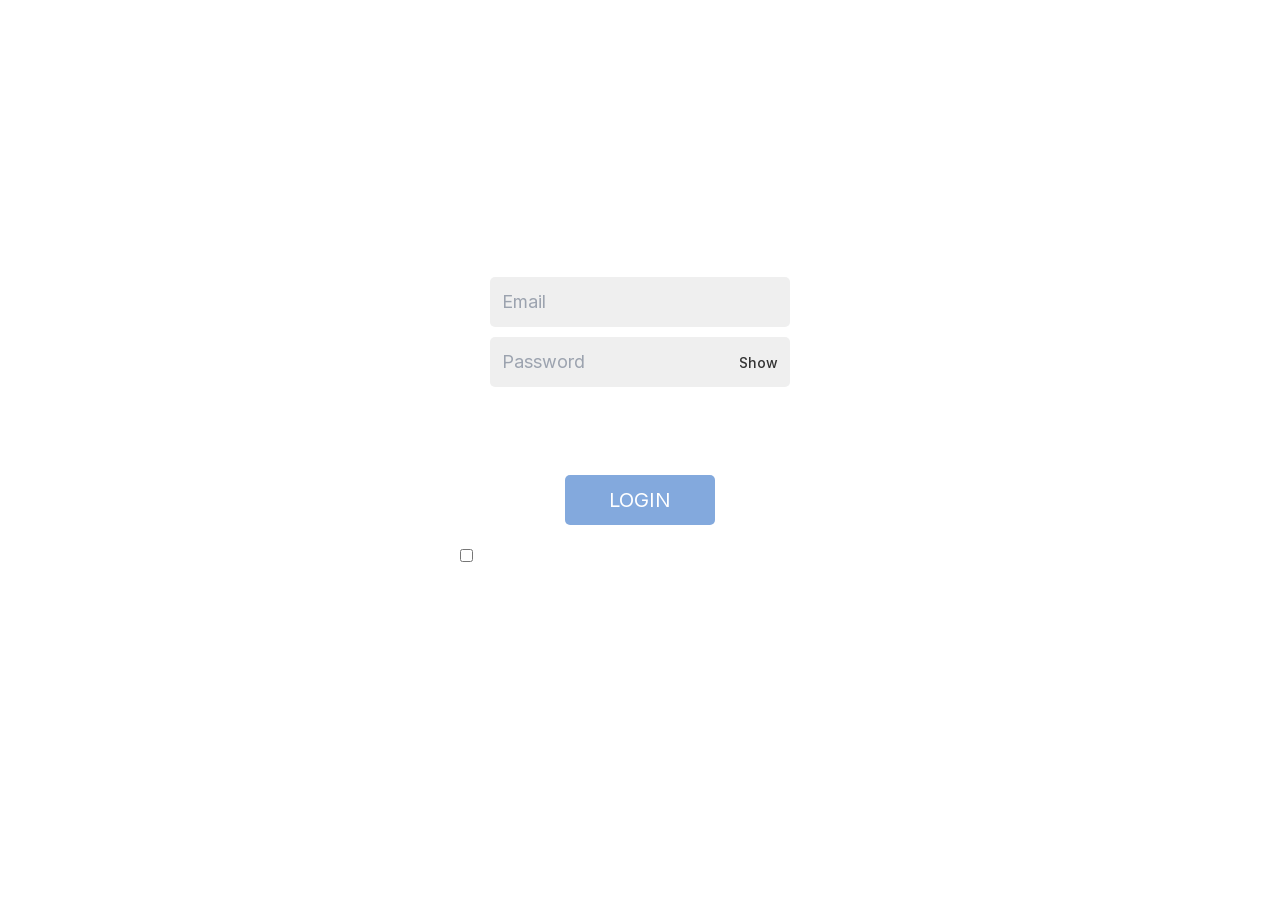
<file: index.html>
<!DOCTYPE html><html lang="en"><head><meta charSet="utf-8"/><meta name="viewport" content="width=device-width, initial-scale=1"/><link rel="stylesheet" href="/_next/static/css/3c151ddc96d86c10.css" crossorigin="" data-precedence="next"/><link rel="preload" as="script" fetchPriority="low" href="/_next/static/chunks/webpack-052781558feb1c96.js" crossorigin=""/><script src="/_next/static/chunks/fd9d1056-eb3a800ff8eac08c.js" async="" crossorigin=""></script><script src="/_next/static/chunks/69-d07f9da72736f803.js" async="" crossorigin=""></script><script src="/_next/static/chunks/main-app-cab959baf19a81e6.js" async="" crossorigin=""></script><script src="/_next/static/chunks/932-f16d9b14a5c8aff9.js" async=""></script><script src="/_next/static/chunks/app/page-0f32995f3fd15486.js" async=""></script><link rel="icon" href="/favicon.ico" type="image/x-icon" sizes="16x16"/><script src="/_next/static/chunks/polyfills-c67a75d1b6f99dc8.js" crossorigin="" noModule=""></script></head><body class="__className_f367f3"><main class="flex min-h-screen"></main><script src="/_next/static/chunks/webpack-052781558feb1c96.js" crossorigin="" async=""></script><script>(self.__next_f=self.__next_f||[]).push([0]);self.__next_f.push([2,null])</script><script>self.__next_f.push([1,"1:HL[\"/_next/static/css/3c151ddc96d86c10.css\",\"style\",{\"crossOrigin\":\"\"}]\n0:\"$L2\"\n"])</script><script>self.__next_f.push([1,"3:I[47690,[],\"\"]\n5:I[77831,[],\"\"]\n6:I[48836,[\"932\",\"static/chunks/932-f16d9b14a5c8aff9.js\",\"931\",\"static/chunks/app/page-0f32995f3fd15486.js\"],\"\"]\n7:I[5613,[],\"\"]\n8:I[31778,[],\"\"]\na:I[48955,[],\"\"]\nb:[]\n"])</script><script>self.__next_f.push([1,"2:[[[\"$\",\"link\",\"0\",{\"rel\":\"stylesheet\",\"href\":\"/_next/static/css/3c151ddc96d86c10.css\",\"precedence\":\"next\",\"crossOrigin\":\"\"}]],[\"$\",\"$L3\",null,{\"buildId\":\"Ls0sW3gSmoHonwV5pQRMi\",\"assetPrefix\":\"\",\"initialCanonicalUrl\":\"/\",\"initialTree\":[\"\",{\"children\":[\"__PAGE__\",{}]},\"$undefined\",\"$undefined\",true],\"initialSeedData\":[\"\",{\"children\":[\"__PAGE__\",{},[\"$L4\",[\"$\",\"$L5\",null,{\"propsForComponent\":{\"params\":{}},\"Component\":\"$6\",\"isStaticGeneration\":true}],null]]},[null,[\"$\",\"html\",null,{\"lang\":\"en\",\"children\":[\"$\",\"body\",null,{\"className\":\"__className_f367f3\",\"children\":[\"$\",\"$L7\",null,{\"parallelRouterKey\":\"children\",\"segmentPath\":[\"children\"],\"loading\":\"$undefined\",\"loadingStyles\":\"$undefined\",\"loadingScripts\":\"$undefined\",\"hasLoading\":false,\"error\":\"$undefined\",\"errorStyles\":\"$undefined\",\"errorScripts\":\"$undefined\",\"template\":[\"$\",\"$L8\",null,{}],\"templateStyles\":\"$undefined\",\"templateScripts\":\"$undefined\",\"notFound\":[[\"$\",\"title\",null,{\"children\":\"404: This page could not be found.\"}],[\"$\",\"div\",null,{\"style\":{\"fontFamily\":\"system-ui,\\\"Segoe UI\\\",Roboto,Helvetica,Arial,sans-serif,\\\"Apple Color Emoji\\\",\\\"Segoe UI Emoji\\\"\",\"height\":\"100vh\",\"textAlign\":\"center\",\"display\":\"flex\",\"flexDirection\":\"column\",\"alignItems\":\"center\",\"justifyContent\":\"center\"},\"children\":[\"$\",\"div\",null,{\"children\":[[\"$\",\"style\",null,{\"dangerouslySetInnerHTML\":{\"__html\":\"body{color:#000;background:#fff;margin:0}.next-error-h1{border-right:1px solid rgba(0,0,0,.3)}@media (prefers-color-scheme:dark){body{color:#fff;background:#000}.next-error-h1{border-right:1px solid rgba(255,255,255,.3)}}\"}}],[\"$\",\"h1\",null,{\"className\":\"next-error-h1\",\"style\":{\"display\":\"inline-block\",\"margin\":\"0 20px 0 0\",\"padding\":\"0 23px 0 0\",\"fontSize\":24,\"fontWeight\":500,\"verticalAlign\":\"top\",\"lineHeight\":\"49px\"},\"children\":\"404\"}],[\"$\",\"div\",null,{\"style\":{\"display\":\"inline-block\"},\"children\":[\"$\",\"h2\",null,{\"style\":{\"fontSize\":14,\"fontWeight\":400,\"lineHeight\":\"49px\",\"margin\":0},\"children\":\"This page could not be found.\"}]}]]}]}]],\"notFoundStyles\":[],\"styles\":null}]}]}],null]],\"initialHead\":[false,\"$L9\"],\"globalErrorComponent\":\"$a\",\"missingSlots\":\"$Wb\"}]]\n"])</script><script>self.__next_f.push([1,"9:[[\"$\",\"meta\",\"0\",{\"name\":\"viewport\",\"content\":\"width=device-width, initial-scale=1\"}],[\"$\",\"meta\",\"1\",{\"charSet\":\"utf-8\"}],[\"$\",\"link\",\"2\",{\"rel\":\"icon\",\"href\":\"/favicon.ico\",\"type\":\"image/x-icon\",\"sizes\":\"16x16\"}]]\n4:null\n"])</script><script>self.__next_f.push([1,""])</script></body></html>
</file>
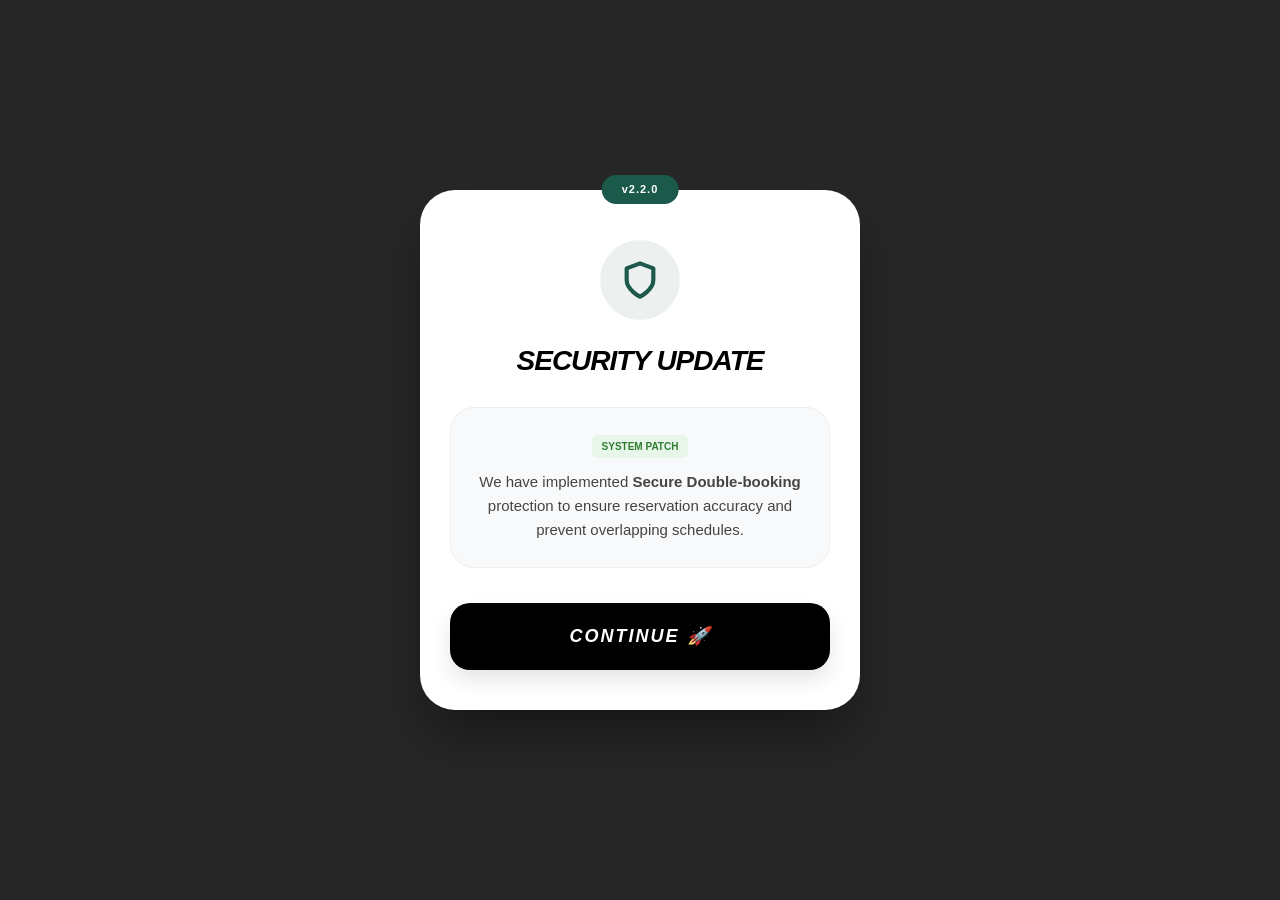
<file: Admin/index.html>
<!DOCTYPE html><html lang="en"><head><meta charSet="utf-8"/><meta name="viewport" content="width=device-width, initial-scale=1"/><link rel="stylesheet" href="/_next/static/css/3c151ddc96d86c10.css" crossorigin="" data-precedence="next"/><link rel="stylesheet" href="/_next/static/css/01940f08e34a0b53.css" crossorigin="" data-precedence="next"/><link rel="preload" as="script" fetchPriority="low" href="/_next/static/chunks/webpack-052781558feb1c96.js" crossorigin=""/><script src="/_next/static/chunks/fd9d1056-eb3a800ff8eac08c.js" async="" crossorigin=""></script><script src="/_next/static/chunks/69-d07f9da72736f803.js" async="" crossorigin=""></script><script src="/_next/static/chunks/main-app-cab959baf19a81e6.js" async="" crossorigin=""></script><script src="/_next/static/chunks/932-f16d9b14a5c8aff9.js" async=""></script><script src="/_next/static/chunks/489-1ac8a30e532b613f.js" async=""></script><script src="/_next/static/chunks/733-ac7b8c3cdba2762c.js" async=""></script><script src="/_next/static/chunks/49-81d7bf7a86b3d4e1.js" async=""></script><script src="/_next/static/chunks/107-6e9040a224379c89.js" async=""></script><script src="/_next/static/chunks/396-97e8c099f837ca11.js" async=""></script><script src="/_next/static/chunks/217-d3cb6c57cb85d097.js" async=""></script><script src="/_next/static/chunks/145-8d436b0f52f5df1a.js" async=""></script><script src="/_next/static/chunks/app/Admin/page-e527479413eaa4e7.js" async=""></script><link rel="icon" href="/favicon.ico" type="image/x-icon" sizes="16x16"/><script src="/_next/static/chunks/polyfills-c67a75d1b6f99dc8.js" crossorigin="" noModule=""></script></head><body class="__className_f367f3"><main class="flex min-h-screen" style="width:100%;background-color:white;padding:5px;flex-direction:column"><div class="Toastify"></div></main><script src="/_next/static/chunks/webpack-052781558feb1c96.js" crossorigin="" async=""></script><script>(self.__next_f=self.__next_f||[]).push([0]);self.__next_f.push([2,null])</script><script>self.__next_f.push([1,"1:HL[\"/_next/static/css/3c151ddc96d86c10.css\",\"style\",{\"crossOrigin\":\"\"}]\n0:\"$L2\"\n"])</script><script>self.__next_f.push([1,"3:HL[\"/_next/static/css/01940f08e34a0b53.css\",\"style\",{\"crossOrigin\":\"\"}]\n"])</script><script>self.__next_f.push([1,"4:I[47690,[],\"\"]\n6:I[77831,[],\"\"]\n7:I[50692,[\"932\",\"static/chunks/932-f16d9b14a5c8aff9.js\",\"489\",\"static/chunks/489-1ac8a30e532b613f.js\",\"733\",\"static/chunks/733-ac7b8c3cdba2762c.js\",\"49\",\"static/chunks/49-81d7bf7a86b3d4e1.js\",\"107\",\"static/chunks/107-6e9040a224379c89.js\",\"396\",\"static/chunks/396-97e8c099f837ca11.js\",\"217\",\"static/chunks/217-d3cb6c57cb85d097.js\",\"145\",\"static/chunks/145-8d436b0f52f5df1a.js\",\"793\",\"static/chunks/app/Admin/page-e527479413eaa4e7.js\"],\"\"]\n8:I[5613,[],\"\"]\n9:I[31778,[],\"\"]\nb:I[48"])</script><script>self.__next_f.push([1,"955,[],\"\"]\nc:[]\n"])</script><script>self.__next_f.push([1,"2:[[[\"$\",\"link\",\"0\",{\"rel\":\"stylesheet\",\"href\":\"/_next/static/css/3c151ddc96d86c10.css\",\"precedence\":\"next\",\"crossOrigin\":\"\"}]],[\"$\",\"$L4\",null,{\"buildId\":\"Ls0sW3gSmoHonwV5pQRMi\",\"assetPrefix\":\"\",\"initialCanonicalUrl\":\"/Admin/\",\"initialTree\":[\"\",{\"children\":[\"Admin\",{\"children\":[\"__PAGE__\",{}]}]},\"$undefined\",\"$undefined\",true],\"initialSeedData\":[\"\",{\"children\":[\"Admin\",{\"children\":[\"__PAGE__\",{},[\"$L5\",[\"$\",\"$L6\",null,{\"propsForComponent\":{\"params\":{}},\"Component\":\"$7\",\"isStaticGeneration\":true}],null]]},[\"$\",\"$L8\",null,{\"parallelRouterKey\":\"children\",\"segmentPath\":[\"children\",\"Admin\",\"children\"],\"loading\":\"$undefined\",\"loadingStyles\":\"$undefined\",\"loadingScripts\":\"$undefined\",\"hasLoading\":false,\"error\":\"$undefined\",\"errorStyles\":\"$undefined\",\"errorScripts\":\"$undefined\",\"template\":[\"$\",\"$L9\",null,{}],\"templateStyles\":\"$undefined\",\"templateScripts\":\"$undefined\",\"notFound\":\"$undefined\",\"notFoundStyles\":\"$undefined\",\"styles\":[[\"$\",\"link\",\"0\",{\"rel\":\"stylesheet\",\"href\":\"/_next/static/css/01940f08e34a0b53.css\",\"precedence\":\"next\",\"crossOrigin\":\"\"}]]}]]},[null,[\"$\",\"html\",null,{\"lang\":\"en\",\"children\":[\"$\",\"body\",null,{\"className\":\"__className_f367f3\",\"children\":[\"$\",\"$L8\",null,{\"parallelRouterKey\":\"children\",\"segmentPath\":[\"children\"],\"loading\":\"$undefined\",\"loadingStyles\":\"$undefined\",\"loadingScripts\":\"$undefined\",\"hasLoading\":false,\"error\":\"$undefined\",\"errorStyles\":\"$undefined\",\"errorScripts\":\"$undefined\",\"template\":[\"$\",\"$L9\",null,{}],\"templateStyles\":\"$undefined\",\"templateScripts\":\"$undefined\",\"notFound\":[[\"$\",\"title\",null,{\"children\":\"404: This page could not be found.\"}],[\"$\",\"div\",null,{\"style\":{\"fontFamily\":\"system-ui,\\\"Segoe UI\\\",Roboto,Helvetica,Arial,sans-serif,\\\"Apple Color Emoji\\\",\\\"Segoe UI Emoji\\\"\",\"height\":\"100vh\",\"textAlign\":\"center\",\"display\":\"flex\",\"flexDirection\":\"column\",\"alignItems\":\"center\",\"justifyContent\":\"center\"},\"children\":[\"$\",\"div\",null,{\"children\":[[\"$\",\"style\",null,{\"dangerouslySetInnerHTML\":{\"__html\":\"body{color:#000;background:#fff;margin:0}.next-error-h1{border-right:1px solid rgba(0,0,0,.3)}@media (prefers-color-scheme:dark){body{color:#fff;background:#000}.next-error-h1{border-right:1px solid rgba(255,255,255,.3)}}\"}}],[\"$\",\"h1\",null,{\"className\":\"next-error-h1\",\"style\":{\"display\":\"inline-block\",\"margin\":\"0 20px 0 0\",\"padding\":\"0 23px 0 0\",\"fontSize\":24,\"fontWeight\":500,\"verticalAlign\":\"top\",\"lineHeight\":\"49px\"},\"children\":\"404\"}],[\"$\",\"div\",null,{\"style\":{\"display\":\"inline-block\"},\"children\":[\"$\",\"h2\",null,{\"style\":{\"fontSize\":14,\"fontWeight\":400,\"lineHeight\":\"49px\",\"margin\":0},\"children\":\"This page could not be found.\"}]}]]}]}]],\"notFoundStyles\":[],\"styles\":null}]}]}],null]],\"initialHead\":[false,\"$La\"],\"globalErrorComponent\":\"$b\",\"missingSlots\":\"$Wc\"}]]\n"])</script><script>self.__next_f.push([1,"a:[[\"$\",\"meta\",\"0\",{\"name\":\"viewport\",\"content\":\"width=device-width, initial-scale=1\"}],[\"$\",\"meta\",\"1\",{\"charSet\":\"utf-8\"}],[\"$\",\"link\",\"2\",{\"rel\":\"icon\",\"href\":\"/favicon.ico\",\"type\":\"image/x-icon\",\"sizes\":\"16x16\"}]]\n5:null\n"])</script><script>self.__next_f.push([1,""])</script></body></html>
</file>
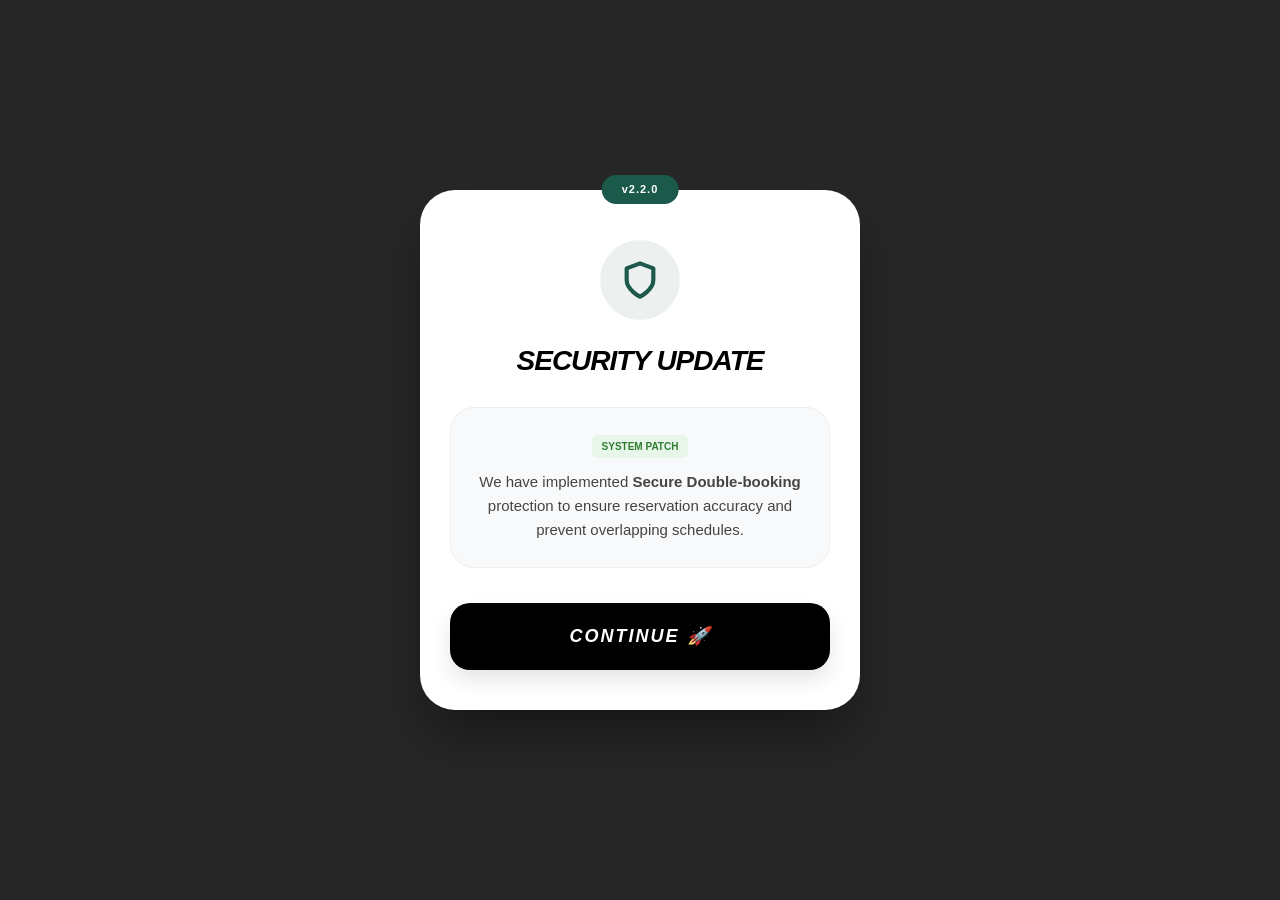
<file: Court/index.html>
<!DOCTYPE html><html lang="en"><head><meta charSet="utf-8"/><meta name="viewport" content="width=device-width, initial-scale=1"/><link rel="stylesheet" href="/_next/static/css/3c151ddc96d86c10.css" crossorigin="" data-precedence="next"/><link rel="stylesheet" href="/_next/static/css/12cc9ebe02fc5e02.css" crossorigin="" data-precedence="next"/><link rel="preload" as="script" fetchPriority="low" href="/_next/static/chunks/webpack-052781558feb1c96.js" crossorigin=""/><script src="/_next/static/chunks/fd9d1056-eb3a800ff8eac08c.js" async="" crossorigin=""></script><script src="/_next/static/chunks/69-d07f9da72736f803.js" async="" crossorigin=""></script><script src="/_next/static/chunks/main-app-cab959baf19a81e6.js" async="" crossorigin=""></script><script src="/_next/static/chunks/ad2866b8-121749ba816af299.js" async=""></script><script src="/_next/static/chunks/d0f5a89a-d4ea3a46d8749dd8.js" async=""></script><script src="/_next/static/chunks/932-f16d9b14a5c8aff9.js" async=""></script><script src="/_next/static/chunks/489-1ac8a30e532b613f.js" async=""></script><script src="/_next/static/chunks/733-ac7b8c3cdba2762c.js" async=""></script><script src="/_next/static/chunks/49-81d7bf7a86b3d4e1.js" async=""></script><script src="/_next/static/chunks/697-d05453315db154a4.js" async=""></script><script src="/_next/static/chunks/217-d3cb6c57cb85d097.js" async=""></script><script src="/_next/static/chunks/145-8d436b0f52f5df1a.js" async=""></script><script src="/_next/static/chunks/382-4659633413e0c297.js" async=""></script><script src="/_next/static/chunks/app/Court/page-d15a84b3d2cf1dff.js" async=""></script><link rel="icon" href="/favicon.ico" type="image/x-icon" sizes="16x16"/><script src="/_next/static/chunks/polyfills-c67a75d1b6f99dc8.js" crossorigin="" noModule=""></script></head><body class="__className_f367f3"><main class="flex min-h-screen" style="background-color:white;padding-right:5px;padding-left:5px;padding-top:5px"><div class="Toastify"></div></main><script src="/_next/static/chunks/webpack-052781558feb1c96.js" crossorigin="" async=""></script><script>(self.__next_f=self.__next_f||[]).push([0]);self.__next_f.push([2,null])</script><script>self.__next_f.push([1,"1:HL[\"/_next/static/css/3c151ddc96d86c10.css\",\"style\",{\"crossOrigin\":\"\"}]\n0:\"$L2\"\n"])</script><script>self.__next_f.push([1,"3:HL[\"/_next/static/css/12cc9ebe02fc5e02.css\",\"style\",{\"crossOrigin\":\"\"}]\n"])</script><script>self.__next_f.push([1,"4:I[47690,[],\"\"]\n6:I[77831,[],\"\"]\n"])</script><script>self.__next_f.push([1,"7:I[50537,[\"337\",\"static/chunks/ad2866b8-121749ba816af299.js\",\"664\",\"static/chunks/d0f5a89a-d4ea3a46d8749dd8.js\",\"932\",\"static/chunks/932-f16d9b14a5c8aff9.js\",\"489\",\"static/chunks/489-1ac8a30e532b613f.js\",\"733\",\"static/chunks/733-ac7b8c3cdba2762c.js\",\"49\",\"static/chunks/49-81d7bf7a86b3d4e1.js\",\"697\",\"static/chunks/697-d05453315db154a4.js\",\"217\",\"static/chunks/217-d3cb6c57cb85d097.js\",\"145\",\"static/chunks/145-8d436b0f52f5df1a.js\",\"382\",\"static/chunks/382-4659633413e0c297.js\",\"48\",\"static/chunks/app/Court/page-d15a84b3d2cf1dff.js\"],\"\"]\n"])</script><script>self.__next_f.push([1,"8:I[5613,[],\"\"]\n9:I[31778,[],\"\"]\nb:I[48955,[],\"\"]\nc:[]\n"])</script><script>self.__next_f.push([1,"2:[[[\"$\",\"link\",\"0\",{\"rel\":\"stylesheet\",\"href\":\"/_next/static/css/3c151ddc96d86c10.css\",\"precedence\":\"next\",\"crossOrigin\":\"\"}]],[\"$\",\"$L4\",null,{\"buildId\":\"Ls0sW3gSmoHonwV5pQRMi\",\"assetPrefix\":\"\",\"initialCanonicalUrl\":\"/Court/\",\"initialTree\":[\"\",{\"children\":[\"Court\",{\"children\":[\"__PAGE__\",{}]}]},\"$undefined\",\"$undefined\",true],\"initialSeedData\":[\"\",{\"children\":[\"Court\",{\"children\":[\"__PAGE__\",{},[\"$L5\",[\"$\",\"$L6\",null,{\"propsForComponent\":{\"params\":{}},\"Component\":\"$7\",\"isStaticGeneration\":true}],null]]},[\"$\",\"$L8\",null,{\"parallelRouterKey\":\"children\",\"segmentPath\":[\"children\",\"Court\",\"children\"],\"loading\":\"$undefined\",\"loadingStyles\":\"$undefined\",\"loadingScripts\":\"$undefined\",\"hasLoading\":false,\"error\":\"$undefined\",\"errorStyles\":\"$undefined\",\"errorScripts\":\"$undefined\",\"template\":[\"$\",\"$L9\",null,{}],\"templateStyles\":\"$undefined\",\"templateScripts\":\"$undefined\",\"notFound\":\"$undefined\",\"notFoundStyles\":\"$undefined\",\"styles\":[[\"$\",\"link\",\"0\",{\"rel\":\"stylesheet\",\"href\":\"/_next/static/css/12cc9ebe02fc5e02.css\",\"precedence\":\"next\",\"crossOrigin\":\"\"}]]}]]},[null,[\"$\",\"html\",null,{\"lang\":\"en\",\"children\":[\"$\",\"body\",null,{\"className\":\"__className_f367f3\",\"children\":[\"$\",\"$L8\",null,{\"parallelRouterKey\":\"children\",\"segmentPath\":[\"children\"],\"loading\":\"$undefined\",\"loadingStyles\":\"$undefined\",\"loadingScripts\":\"$undefined\",\"hasLoading\":false,\"error\":\"$undefined\",\"errorStyles\":\"$undefined\",\"errorScripts\":\"$undefined\",\"template\":[\"$\",\"$L9\",null,{}],\"templateStyles\":\"$undefined\",\"templateScripts\":\"$undefined\",\"notFound\":[[\"$\",\"title\",null,{\"children\":\"404: This page could not be found.\"}],[\"$\",\"div\",null,{\"style\":{\"fontFamily\":\"system-ui,\\\"Segoe UI\\\",Roboto,Helvetica,Arial,sans-serif,\\\"Apple Color Emoji\\\",\\\"Segoe UI Emoji\\\"\",\"height\":\"100vh\",\"textAlign\":\"center\",\"display\":\"flex\",\"flexDirection\":\"column\",\"alignItems\":\"center\",\"justifyContent\":\"center\"},\"children\":[\"$\",\"div\",null,{\"children\":[[\"$\",\"style\",null,{\"dangerouslySetInnerHTML\":{\"__html\":\"body{color:#000;background:#fff;margin:0}.next-error-h1{border-right:1px solid rgba(0,0,0,.3)}@media (prefers-color-scheme:dark){body{color:#fff;background:#000}.next-error-h1{border-right:1px solid rgba(255,255,255,.3)}}\"}}],[\"$\",\"h1\",null,{\"className\":\"next-error-h1\",\"style\":{\"display\":\"inline-block\",\"margin\":\"0 20px 0 0\",\"padding\":\"0 23px 0 0\",\"fontSize\":24,\"fontWeight\":500,\"verticalAlign\":\"top\",\"lineHeight\":\"49px\"},\"children\":\"404\"}],[\"$\",\"div\",null,{\"style\":{\"display\":\"inline-block\"},\"children\":[\"$\",\"h2\",null,{\"style\":{\"fontSize\":14,\"fontWeight\":400,\"lineHeight\":\"49px\",\"margin\":0},\"children\":\"This page could not be found.\"}]}]]}]}]],\"notFoundStyles\":[],\"styles\":null}]}]}],null]],\"initialHead\":[false,\"$La\"],\"globalErrorComponent\":\"$b\",\"missingSlots\":\"$Wc\"}]]\n"])</script><script>self.__next_f.push([1,"a:[[\"$\",\"meta\",\"0\",{\"name\":\"viewport\",\"content\":\"width=device-width, initial-scale=1\"}],[\"$\",\"meta\",\"1\",{\"charSet\":\"utf-8\"}],[\"$\",\"link\",\"2\",{\"rel\":\"icon\",\"href\":\"/favicon.ico\",\"type\":\"image/x-icon\",\"sizes\":\"16x16\"}]]\n5:null\n"])</script><script>self.__next_f.push([1,""])</script></body></html>
</file>
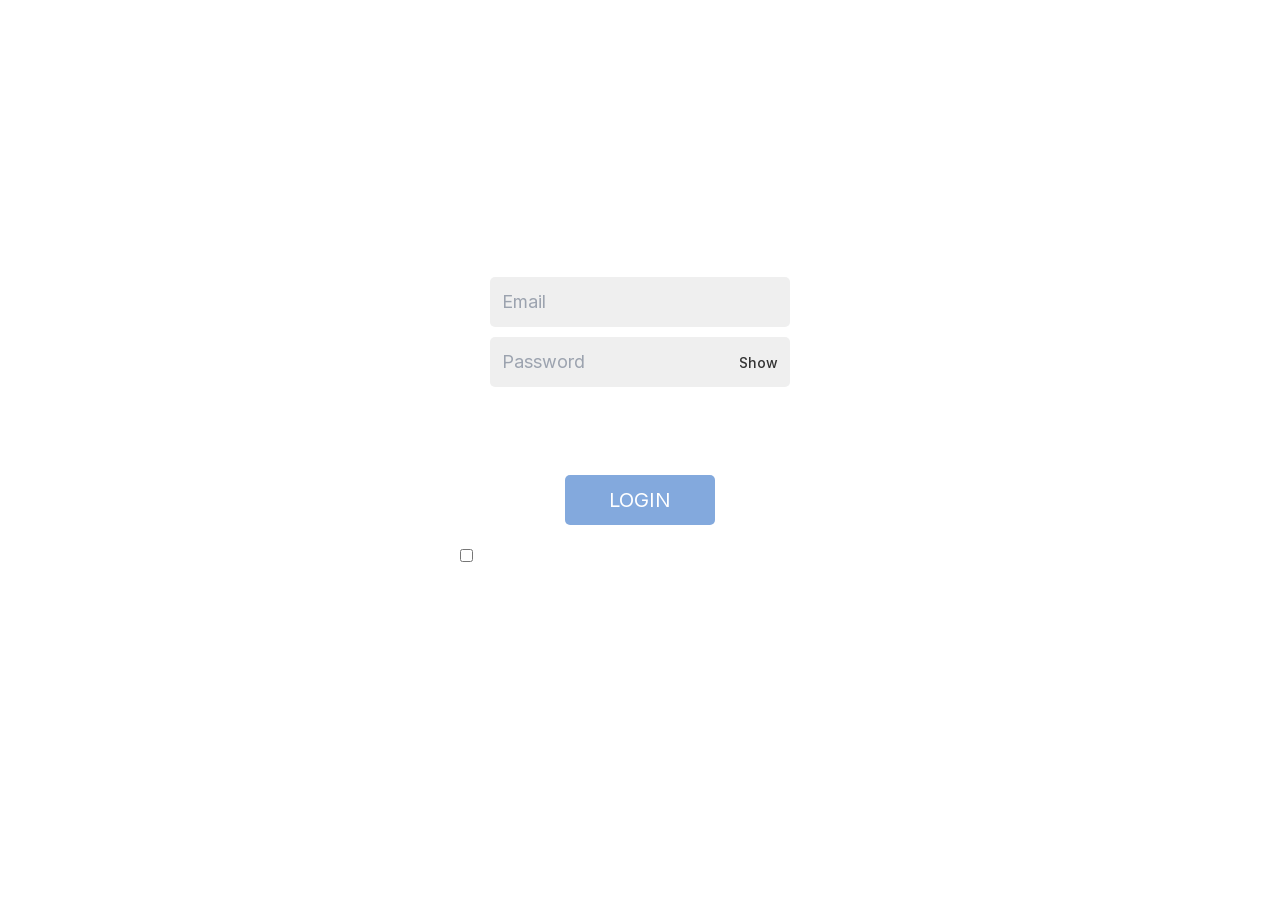
<file: Login/index.html>
<!DOCTYPE html><html lang="en"><head><meta charSet="utf-8"/><meta name="viewport" content="width=device-width, initial-scale=1"/><link rel="stylesheet" href="/_next/static/css/3c151ddc96d86c10.css" crossorigin="" data-precedence="next"/><link rel="stylesheet" href="/_next/static/css/99f47ec7797ddd9d.css" crossorigin="" data-precedence="next"/><link rel="preload" as="script" fetchPriority="low" href="/_next/static/chunks/webpack-052781558feb1c96.js" crossorigin=""/><script src="/_next/static/chunks/fd9d1056-eb3a800ff8eac08c.js" async="" crossorigin=""></script><script src="/_next/static/chunks/69-d07f9da72736f803.js" async="" crossorigin=""></script><script src="/_next/static/chunks/main-app-cab959baf19a81e6.js" async="" crossorigin=""></script><script src="/_next/static/chunks/932-f16d9b14a5c8aff9.js" async=""></script><script src="/_next/static/chunks/489-1ac8a30e532b613f.js" async=""></script><script src="/_next/static/chunks/733-ac7b8c3cdba2762c.js" async=""></script><script src="/_next/static/chunks/217-d3cb6c57cb85d097.js" async=""></script><script src="/_next/static/chunks/app/Login/page-dc63d4547bc1ed75.js" async=""></script><link rel="icon" href="/favicon.ico" type="image/x-icon" sizes="16x16"/><script src="/_next/static/chunks/polyfills-c67a75d1b6f99dc8.js" crossorigin="" noModule=""></script></head><body class="__className_f367f3"><main class="flex min-h-screen" style="background-color:white;position:absolute;width:100%;display:flex;flex-direction:column;align-items:center;justify-content:center;color:white;font-size:12px"><table style="width:100%;display:flex;justify-content:center;align-items:center;flex-direction:column;box-sizing:border-box"><tbody><tr><td style="display:flex;justify-content:center;padding-bottom:20px"></td></tr><tr><td style="display:flex;justify-content:center;flex-direction:column;width:100%;padding-bottom:10px"><div style="display:flex;flex-direction:column;width:100%;align-items:center"><div style="padding-bottom:20px;font-size:28px;font-weight:bold;text-align:center;color:white"></div><input id="login_email" style="width:300px;font-size:18px;background-color:#EFEFEF;color:black;outline-style:none;height:50px;border-radius:5px;padding-left:12px;padding-right:8px;margin-bottom:10px" placeholder="Email" value=""/><div style="position:relative;width:300px"><input id="login_password" type="password" style="width:100%;font-size:18px;background-color:#EFEFEF;color:black;outline-style:none;height:50px;border-radius:5px;padding-left:12px;padding-right:60px;margin-bottom:10px" placeholder="Password" value=""/><button type="button" style="position:absolute;right:12px;top:42%;transform:translateY(-50%);background:transparent;border:none;cursor:pointer;font-size:14px;color:#333;font-weight:500">Show</button></div><div style="display:flex;justify-content:center;width:100%"><span style="text-decoration:underline;color:white;cursor:pointer;font-size:16px;margin-bottom:10px">Forgot password?</span></div><div style="display:flex;justify-content:center;width:100%"><span style="text-decoration:underline;color:white;cursor:pointer;font-size:16px">Create Account?</span></div><button style="width:150px;height:50px;font-size:20px;background-color:#83A9DD;border:none;color:white;border-radius:5px;cursor:pointer;transition:background-color 0.3s ease;margin-top:20px">LOGIN</button><div style="display:flex;width:90%;max-width:400px;margin-top:20px;align-items:flex-start"><input type="checkbox" style="margin-top:4px;flex-shrink:0"/><div style="padding-left:10px;font-size:14px;color:white;line-height:20px;word-break:break-word;flex:1">I have read and agree with your<!-- --> <span style="color:white;text-decoration:underline;cursor:pointer">Terms of Use</span> <!-- -->and<!-- --> <span style="color:white;text-decoration:underline;cursor:pointer">Privacy Policy</span></div></div></div></td></tr></tbody></table><div class="Toastify"></div><div style="padding-top:20px">© <!-- -->2026<!-- --> Book A Court All Rights Reserved.</div><div style="margin-top:5px;margin-bottom:10px">version <!-- -->2.2.0</div></main><script src="/_next/static/chunks/webpack-052781558feb1c96.js" crossorigin="" async=""></script><script>(self.__next_f=self.__next_f||[]).push([0]);self.__next_f.push([2,null])</script><script>self.__next_f.push([1,"1:HL[\"/_next/static/css/3c151ddc96d86c10.css\",\"style\",{\"crossOrigin\":\"\"}]\n0:\"$L2\"\n"])</script><script>self.__next_f.push([1,"3:HL[\"/_next/static/css/99f47ec7797ddd9d.css\",\"style\",{\"crossOrigin\":\"\"}]\n"])</script><script>self.__next_f.push([1,"4:I[47690,[],\"\"]\n6:I[77831,[],\"\"]\n7:I[37878,[\"932\",\"static/chunks/932-f16d9b14a5c8aff9.js\",\"489\",\"static/chunks/489-1ac8a30e532b613f.js\",\"733\",\"static/chunks/733-ac7b8c3cdba2762c.js\",\"217\",\"static/chunks/217-d3cb6c57cb85d097.js\",\"484\",\"static/chunks/app/Login/page-dc63d4547bc1ed75.js\"],\"\"]\n8:I[5613,[],\"\"]\n9:I[31778,[],\"\"]\nb:I[48955,[],\"\"]\nc:[]\n"])</script><script>self.__next_f.push([1,"2:[[[\"$\",\"link\",\"0\",{\"rel\":\"stylesheet\",\"href\":\"/_next/static/css/3c151ddc96d86c10.css\",\"precedence\":\"next\",\"crossOrigin\":\"\"}]],[\"$\",\"$L4\",null,{\"buildId\":\"Ls0sW3gSmoHonwV5pQRMi\",\"assetPrefix\":\"\",\"initialCanonicalUrl\":\"/Login/\",\"initialTree\":[\"\",{\"children\":[\"Login\",{\"children\":[\"__PAGE__\",{}]}]},\"$undefined\",\"$undefined\",true],\"initialSeedData\":[\"\",{\"children\":[\"Login\",{\"children\":[\"__PAGE__\",{},[\"$L5\",[\"$\",\"$L6\",null,{\"propsForComponent\":{\"params\":{}},\"Component\":\"$7\",\"isStaticGeneration\":true}],null]]},[\"$\",\"$L8\",null,{\"parallelRouterKey\":\"children\",\"segmentPath\":[\"children\",\"Login\",\"children\"],\"loading\":\"$undefined\",\"loadingStyles\":\"$undefined\",\"loadingScripts\":\"$undefined\",\"hasLoading\":false,\"error\":\"$undefined\",\"errorStyles\":\"$undefined\",\"errorScripts\":\"$undefined\",\"template\":[\"$\",\"$L9\",null,{}],\"templateStyles\":\"$undefined\",\"templateScripts\":\"$undefined\",\"notFound\":\"$undefined\",\"notFoundStyles\":\"$undefined\",\"styles\":[[\"$\",\"link\",\"0\",{\"rel\":\"stylesheet\",\"href\":\"/_next/static/css/99f47ec7797ddd9d.css\",\"precedence\":\"next\",\"crossOrigin\":\"\"}]]}]]},[null,[\"$\",\"html\",null,{\"lang\":\"en\",\"children\":[\"$\",\"body\",null,{\"className\":\"__className_f367f3\",\"children\":[\"$\",\"$L8\",null,{\"parallelRouterKey\":\"children\",\"segmentPath\":[\"children\"],\"loading\":\"$undefined\",\"loadingStyles\":\"$undefined\",\"loadingScripts\":\"$undefined\",\"hasLoading\":false,\"error\":\"$undefined\",\"errorStyles\":\"$undefined\",\"errorScripts\":\"$undefined\",\"template\":[\"$\",\"$L9\",null,{}],\"templateStyles\":\"$undefined\",\"templateScripts\":\"$undefined\",\"notFound\":[[\"$\",\"title\",null,{\"children\":\"404: This page could not be found.\"}],[\"$\",\"div\",null,{\"style\":{\"fontFamily\":\"system-ui,\\\"Segoe UI\\\",Roboto,Helvetica,Arial,sans-serif,\\\"Apple Color Emoji\\\",\\\"Segoe UI Emoji\\\"\",\"height\":\"100vh\",\"textAlign\":\"center\",\"display\":\"flex\",\"flexDirection\":\"column\",\"alignItems\":\"center\",\"justifyContent\":\"center\"},\"children\":[\"$\",\"div\",null,{\"children\":[[\"$\",\"style\",null,{\"dangerouslySetInnerHTML\":{\"__html\":\"body{color:#000;background:#fff;margin:0}.next-error-h1{border-right:1px solid rgba(0,0,0,.3)}@media (prefers-color-scheme:dark){body{color:#fff;background:#000}.next-error-h1{border-right:1px solid rgba(255,255,255,.3)}}\"}}],[\"$\",\"h1\",null,{\"className\":\"next-error-h1\",\"style\":{\"display\":\"inline-block\",\"margin\":\"0 20px 0 0\",\"padding\":\"0 23px 0 0\",\"fontSize\":24,\"fontWeight\":500,\"verticalAlign\":\"top\",\"lineHeight\":\"49px\"},\"children\":\"404\"}],[\"$\",\"div\",null,{\"style\":{\"display\":\"inline-block\"},\"children\":[\"$\",\"h2\",null,{\"style\":{\"fontSize\":14,\"fontWeight\":400,\"lineHeight\":\"49px\",\"margin\":0},\"children\":\"This page could not be found.\"}]}]]}]}]],\"notFoundStyles\":[],\"styles\":null}]}]}],null]],\"initialHead\":[false,\"$La\"],\"globalErrorComponent\":\"$b\",\"missingSlots\":\"$Wc\"}]]\n"])</script><script>self.__next_f.push([1,"a:[[\"$\",\"meta\",\"0\",{\"name\":\"viewport\",\"content\":\"width=device-width, initial-scale=1\"}],[\"$\",\"meta\",\"1\",{\"charSet\":\"utf-8\"}],[\"$\",\"link\",\"2\",{\"rel\":\"icon\",\"href\":\"/favicon.ico\",\"type\":\"image/x-icon\",\"sizes\":\"16x16\"}]]\n5:null\n"])</script><script>self.__next_f.push([1,""])</script></body></html>
</file>
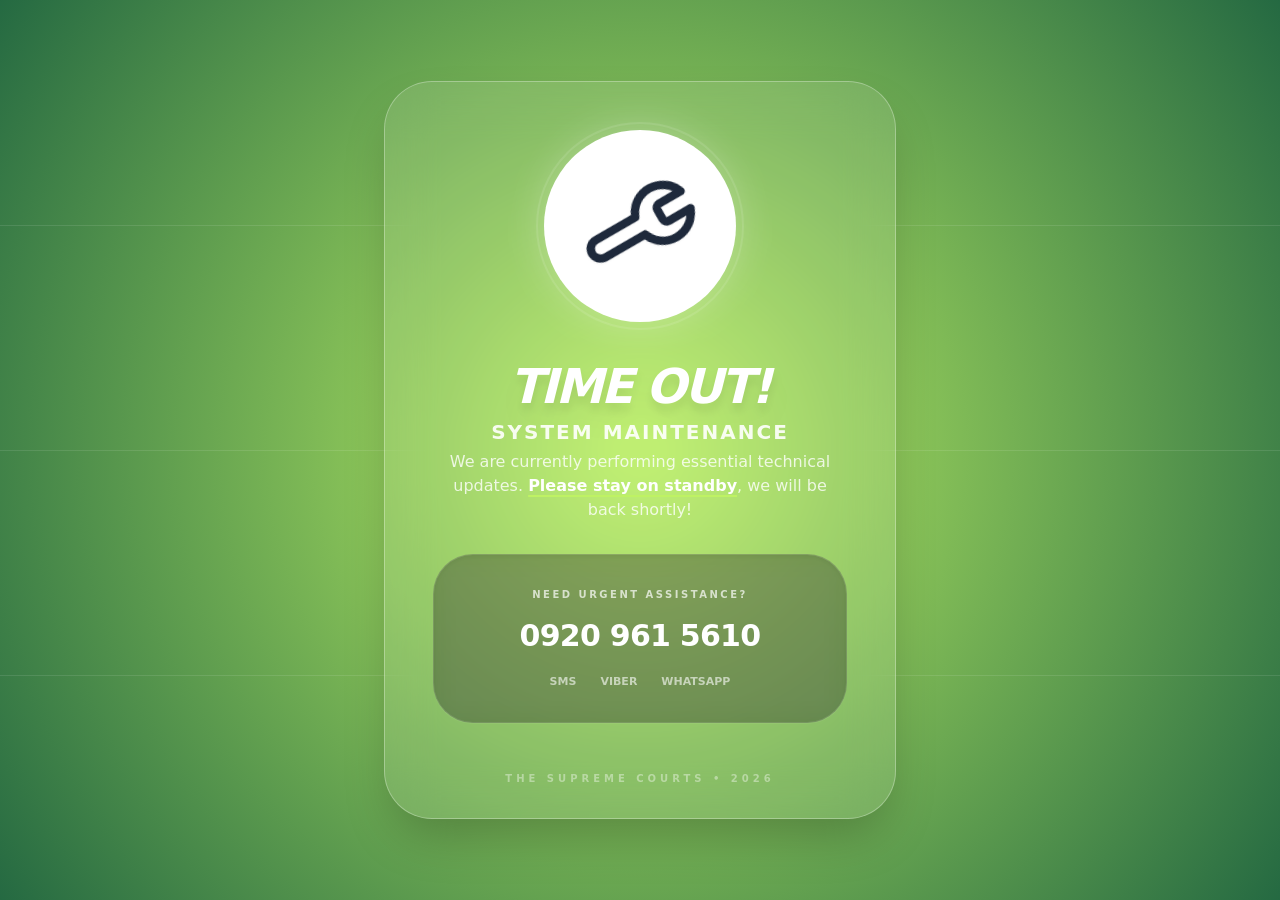
<file: Maintenance/index.html>
<!DOCTYPE html><html lang="en"><head><meta charSet="utf-8"/><meta name="viewport" content="width=device-width, initial-scale=1"/><link rel="stylesheet" href="/_next/static/css/3c151ddc96d86c10.css" crossorigin="" data-precedence="next"/><link rel="preload" as="script" fetchPriority="low" href="/_next/static/chunks/webpack-052781558feb1c96.js" crossorigin=""/><script src="/_next/static/chunks/fd9d1056-eb3a800ff8eac08c.js" async="" crossorigin=""></script><script src="/_next/static/chunks/69-d07f9da72736f803.js" async="" crossorigin=""></script><script src="/_next/static/chunks/main-app-cab959baf19a81e6.js" async="" crossorigin=""></script><script src="/_next/static/chunks/932-f16d9b14a5c8aff9.js" async=""></script><script src="/_next/static/chunks/app/Maintenance/page-e5ae4d6959a7d373.js" async=""></script><link rel="icon" href="/favicon.ico" type="image/x-icon" sizes="16x16"/><script src="/_next/static/chunks/polyfills-c67a75d1b6f99dc8.js" crossorigin="" noModule=""></script></head><body class="__className_f367f3"><div class="min-h-screen bg-slate-900 flex items-center justify-center"><div class="w-10 h-10 border-4 border-white/20 border-t-white rounded-full animate-spin"></div></div><script src="/_next/static/chunks/webpack-052781558feb1c96.js" crossorigin="" async=""></script><script>(self.__next_f=self.__next_f||[]).push([0]);self.__next_f.push([2,null])</script><script>self.__next_f.push([1,"1:HL[\"/_next/static/css/3c151ddc96d86c10.css\",\"style\",{\"crossOrigin\":\"\"}]\n0:\"$L2\"\n"])</script><script>self.__next_f.push([1,"3:I[47690,[],\"\"]\n5:I[77831,[],\"\"]\n6:I[20687,[\"932\",\"static/chunks/932-f16d9b14a5c8aff9.js\",\"305\",\"static/chunks/app/Maintenance/page-e5ae4d6959a7d373.js\"],\"\"]\n7:I[5613,[],\"\"]\n8:I[31778,[],\"\"]\na:I[48955,[],\"\"]\nb:[]\n"])</script><script>self.__next_f.push([1,"2:[[[\"$\",\"link\",\"0\",{\"rel\":\"stylesheet\",\"href\":\"/_next/static/css/3c151ddc96d86c10.css\",\"precedence\":\"next\",\"crossOrigin\":\"\"}]],[\"$\",\"$L3\",null,{\"buildId\":\"Ls0sW3gSmoHonwV5pQRMi\",\"assetPrefix\":\"\",\"initialCanonicalUrl\":\"/Maintenance/\",\"initialTree\":[\"\",{\"children\":[\"Maintenance\",{\"children\":[\"__PAGE__\",{}]}]},\"$undefined\",\"$undefined\",true],\"initialSeedData\":[\"\",{\"children\":[\"Maintenance\",{\"children\":[\"__PAGE__\",{},[\"$L4\",[\"$\",\"$L5\",null,{\"propsForComponent\":{\"params\":{}},\"Component\":\"$6\",\"isStaticGeneration\":true}],null]]},[\"$\",\"$L7\",null,{\"parallelRouterKey\":\"children\",\"segmentPath\":[\"children\",\"Maintenance\",\"children\"],\"loading\":\"$undefined\",\"loadingStyles\":\"$undefined\",\"loadingScripts\":\"$undefined\",\"hasLoading\":false,\"error\":\"$undefined\",\"errorStyles\":\"$undefined\",\"errorScripts\":\"$undefined\",\"template\":[\"$\",\"$L8\",null,{}],\"templateStyles\":\"$undefined\",\"templateScripts\":\"$undefined\",\"notFound\":\"$undefined\",\"notFoundStyles\":\"$undefined\",\"styles\":null}]]},[null,[\"$\",\"html\",null,{\"lang\":\"en\",\"children\":[\"$\",\"body\",null,{\"className\":\"__className_f367f3\",\"children\":[\"$\",\"$L7\",null,{\"parallelRouterKey\":\"children\",\"segmentPath\":[\"children\"],\"loading\":\"$undefined\",\"loadingStyles\":\"$undefined\",\"loadingScripts\":\"$undefined\",\"hasLoading\":false,\"error\":\"$undefined\",\"errorStyles\":\"$undefined\",\"errorScripts\":\"$undefined\",\"template\":[\"$\",\"$L8\",null,{}],\"templateStyles\":\"$undefined\",\"templateScripts\":\"$undefined\",\"notFound\":[[\"$\",\"title\",null,{\"children\":\"404: This page could not be found.\"}],[\"$\",\"div\",null,{\"style\":{\"fontFamily\":\"system-ui,\\\"Segoe UI\\\",Roboto,Helvetica,Arial,sans-serif,\\\"Apple Color Emoji\\\",\\\"Segoe UI Emoji\\\"\",\"height\":\"100vh\",\"textAlign\":\"center\",\"display\":\"flex\",\"flexDirection\":\"column\",\"alignItems\":\"center\",\"justifyContent\":\"center\"},\"children\":[\"$\",\"div\",null,{\"children\":[[\"$\",\"style\",null,{\"dangerouslySetInnerHTML\":{\"__html\":\"body{color:#000;background:#fff;margin:0}.next-error-h1{border-right:1px solid rgba(0,0,0,.3)}@media (prefers-color-scheme:dark){body{color:#fff;background:#000}.next-error-h1{border-right:1px solid rgba(255,255,255,.3)}}\"}}],[\"$\",\"h1\",null,{\"className\":\"next-error-h1\",\"style\":{\"display\":\"inline-block\",\"margin\":\"0 20px 0 0\",\"padding\":\"0 23px 0 0\",\"fontSize\":24,\"fontWeight\":500,\"verticalAlign\":\"top\",\"lineHeight\":\"49px\"},\"children\":\"404\"}],[\"$\",\"div\",null,{\"style\":{\"display\":\"inline-block\"},\"children\":[\"$\",\"h2\",null,{\"style\":{\"fontSize\":14,\"fontWeight\":400,\"lineHeight\":\"49px\",\"margin\":0},\"children\":\"This page could not be found.\"}]}]]}]}]],\"notFoundStyles\":[],\"styles\":null}]}]}],null]],\"initialHead\":[false,\"$L9\"],\"globalErrorComponent\":\"$a\",\"missingSlots\":\"$Wb\"}]]\n"])</script><script>self.__next_f.push([1,"9:[[\"$\",\"meta\",\"0\",{\"name\":\"viewport\",\"content\":\"width=device-width, initial-scale=1\"}],[\"$\",\"meta\",\"1\",{\"charSet\":\"utf-8\"}],[\"$\",\"link\",\"2\",{\"rel\":\"icon\",\"href\":\"/favicon.ico\",\"type\":\"image/x-icon\",\"sizes\":\"16x16\"}]]\n4:null\n"])</script><script>self.__next_f.push([1,""])</script></body></html>
</file>
<file: _next/static/css/3c151ddc96d86c10.css>
@font-face{font-family:__Inter_f367f3;font-style:normal;font-weight:100 900;font-display:swap;src:url(/_next/static/media/ba9851c3c22cd980-s.woff2) format("woff2");unicode-range:u+0460-052f,u+1c80-1c8a,u+20b4,u+2de0-2dff,u+a640-a69f,u+fe2e-fe2f}@font-face{font-family:__Inter_f367f3;font-style:normal;font-weight:100 900;font-display:swap;src:url(/_next/static/media/21350d82a1f187e9-s.woff2) format("woff2");unicode-range:u+0301,u+0400-045f,u+0490-0491,u+04b0-04b1,u+2116}@font-face{font-family:__Inter_f367f3;font-style:normal;font-weight:100 900;font-display:swap;src:url(/_next/static/media/c5fe6dc8356a8c31-s.woff2) format("woff2");unicode-range:u+1f??}@font-face{font-family:__Inter_f367f3;font-style:normal;font-weight:100 900;font-display:swap;src:url(/_next/static/media/19cfc7226ec3afaa-s.woff2) format("woff2");unicode-range:u+0370-0377,u+037a-037f,u+0384-038a,u+038c,u+038e-03a1,u+03a3-03ff}@font-face{font-family:__Inter_f367f3;font-style:normal;font-weight:100 900;font-display:swap;src:url(/_next/static/media/df0a9ae256c0569c-s.woff2) format("woff2");unicode-range:u+0102-0103,u+0110-0111,u+0128-0129,u+0168-0169,u+01a0-01a1,u+01af-01b0,u+0300-0301,u+0303-0304,u+0308-0309,u+0323,u+0329,u+1ea0-1ef9,u+20ab}@font-face{font-family:__Inter_f367f3;font-style:normal;font-weight:100 900;font-display:swap;src:url(/_next/static/media/8e9860b6e62d6359-s.woff2) format("woff2");unicode-range:u+0100-02ba,u+02bd-02c5,u+02c7-02cc,u+02ce-02d7,u+02dd-02ff,u+0304,u+0308,u+0329,u+1d00-1dbf,u+1e00-1e9f,u+1ef2-1eff,u+2020,u+20a0-20ab,u+20ad-20c0,u+2113,u+2c60-2c7f,u+a720-a7ff}@font-face{font-family:__Inter_f367f3;font-style:normal;font-weight:100 900;font-display:swap;src:url(/_next/static/media/e4af272ccee01ff0-s.p.woff2) format("woff2");unicode-range:u+00??,u+0131,u+0152-0153,u+02bb-02bc,u+02c6,u+02da,u+02dc,u+0304,u+0308,u+0329,u+2000-206f,u+20ac,u+2122,u+2191,u+2193,u+2212,u+2215,u+feff,u+fffd}@font-face{font-family:__Inter_Fallback_f367f3;src:local("Arial");ascent-override:90.20%;descent-override:22.48%;line-gap-override:0.00%;size-adjust:107.40%}.__className_f367f3{font-family:__Inter_f367f3,__Inter_Fallback_f367f3;font-style:normal}

/*
! tailwindcss v3.4.1 | MIT License | https://tailwindcss.com
*/*,:after,:before{box-sizing:border-box;border:0 solid #e5e7eb}:after,:before{--tw-content:""}:host,html{line-height:1.5;-webkit-text-size-adjust:100%;-moz-tab-size:4;-o-tab-size:4;tab-size:4;font-family:ui-sans-serif,system-ui,sans-serif,Apple Color Emoji,Segoe UI Emoji,Segoe UI Symbol,Noto Color Emoji;font-feature-settings:normal;font-variation-settings:normal;-webkit-tap-highlight-color:transparent}body{margin:0;line-height:inherit}hr{height:0;color:inherit;border-top-width:1px}abbr:where([title]){-webkit-text-decoration:underline dotted;text-decoration:underline dotted}h1,h2,h3,h4,h5,h6{font-size:inherit;font-weight:inherit}a{color:inherit;text-decoration:inherit}b,strong{font-weight:bolder}code,kbd,pre,samp{font-family:ui-monospace,SFMono-Regular,Menlo,Monaco,Consolas,Liberation Mono,Courier New,monospace;font-feature-settings:normal;font-variation-settings:normal;font-size:1em}small{font-size:80%}sub,sup{font-size:75%;line-height:0;position:relative;vertical-align:baseline}sub{bottom:-.25em}sup{top:-.5em}table{text-indent:0;border-color:inherit;border-collapse:collapse}button,input,optgroup,select,textarea{font-family:inherit;font-feature-settings:inherit;font-variation-settings:inherit;font-size:100%;font-weight:inherit;line-height:inherit;color:inherit;margin:0;padding:0}button,select{text-transform:none}[type=button],[type=reset],[type=submit],button{-webkit-appearance:button;background-color:transparent;background-image:none}:-moz-focusring{outline:auto}:-moz-ui-invalid{box-shadow:none}progress{vertical-align:baseline}::-webkit-inner-spin-button,::-webkit-outer-spin-button{height:auto}[type=search]{-webkit-appearance:textfield;outline-offset:-2px}::-webkit-search-decoration{-webkit-appearance:none}::-webkit-file-upload-button{-webkit-appearance:button;font:inherit}summary{display:list-item}blockquote,dd,dl,figure,h1,h2,h3,h4,h5,h6,hr,p,pre{margin:0}fieldset{margin:0}fieldset,legend{padding:0}menu,ol,ul{list-style:none;margin:0;padding:0}dialog{padding:0}textarea{resize:vertical}input::-moz-placeholder,textarea::-moz-placeholder{opacity:1;color:#9ca3af}input::placeholder,textarea::placeholder{opacity:1;color:#9ca3af}[role=button],button{cursor:pointer}:disabled{cursor:default}audio,canvas,embed,iframe,img,object,svg,video{display:block;vertical-align:middle}img,video{max-width:100%;height:auto}[hidden]{display:none}*,:after,:before{--tw-border-spacing-x:0;--tw-border-spacing-y:0;--tw-translate-x:0;--tw-translate-y:0;--tw-rotate:0;--tw-skew-x:0;--tw-skew-y:0;--tw-scale-x:1;--tw-scale-y:1;--tw-pan-x: ;--tw-pan-y: ;--tw-pinch-zoom: ;--tw-scroll-snap-strictness:proximity;--tw-gradient-from-position: ;--tw-gradient-via-position: ;--tw-gradient-to-position: ;--tw-ordinal: ;--tw-slashed-zero: ;--tw-numeric-figure: ;--tw-numeric-spacing: ;--tw-numeric-fraction: ;--tw-ring-inset: ;--tw-ring-offset-width:0px;--tw-ring-offset-color:#fff;--tw-ring-color:rgba(59,130,246,.5);--tw-ring-offset-shadow:0 0 #0000;--tw-ring-shadow:0 0 #0000;--tw-shadow:0 0 #0000;--tw-shadow-colored:0 0 #0000;--tw-blur: ;--tw-brightness: ;--tw-contrast: ;--tw-grayscale: ;--tw-hue-rotate: ;--tw-invert: ;--tw-saturate: ;--tw-sepia: ;--tw-drop-shadow: ;--tw-backdrop-blur: ;--tw-backdrop-brightness: ;--tw-backdrop-contrast: ;--tw-backdrop-grayscale: ;--tw-backdrop-hue-rotate: ;--tw-backdrop-invert: ;--tw-backdrop-opacity: ;--tw-backdrop-saturate: ;--tw-backdrop-sepia: }::backdrop{--tw-border-spacing-x:0;--tw-border-spacing-y:0;--tw-translate-x:0;--tw-translate-y:0;--tw-rotate:0;--tw-skew-x:0;--tw-skew-y:0;--tw-scale-x:1;--tw-scale-y:1;--tw-pan-x: ;--tw-pan-y: ;--tw-pinch-zoom: ;--tw-scroll-snap-strictness:proximity;--tw-gradient-from-position: ;--tw-gradient-via-position: ;--tw-gradient-to-position: ;--tw-ordinal: ;--tw-slashed-zero: ;--tw-numeric-figure: ;--tw-numeric-spacing: ;--tw-numeric-fraction: ;--tw-ring-inset: ;--tw-ring-offset-width:0px;--tw-ring-offset-color:#fff;--tw-ring-color:rgba(59,130,246,.5);--tw-ring-offset-shadow:0 0 #0000;--tw-ring-shadow:0 0 #0000;--tw-shadow:0 0 #0000;--tw-shadow-colored:0 0 #0000;--tw-blur: ;--tw-brightness: ;--tw-contrast: ;--tw-grayscale: ;--tw-hue-rotate: ;--tw-invert: ;--tw-saturate: ;--tw-sepia: ;--tw-drop-shadow: ;--tw-backdrop-blur: ;--tw-backdrop-brightness: ;--tw-backdrop-contrast: ;--tw-backdrop-grayscale: ;--tw-backdrop-hue-rotate: ;--tw-backdrop-invert: ;--tw-backdrop-opacity: ;--tw-backdrop-saturate: ;--tw-backdrop-sepia: }.container{width:100%}@media (min-width:640px){.container{max-width:640px}}@media (min-width:768px){.container{max-width:768px}}@media (min-width:1024px){.container{max-width:1024px}}@media (min-width:1280px){.container{max-width:1280px}}@media (min-width:1536px){.container{max-width:1536px}}.pointer-events-none{pointer-events:none}.visible{visibility:visible}.collapse{visibility:collapse}.fixed{position:fixed}.absolute{position:absolute}.relative{position:relative}.sticky{position:sticky}.inset-0{inset:0}.bottom-\[25\%\]{bottom:25%}.left-0{left:0}.right-1{right:.25rem}.right-1\.5{right:.375rem}.top-0{top:0}.top-1{top:.25rem}.top-1\.5{top:.375rem}.top-1\/2{top:50%}.top-\[25\%\]{top:25%}.z-0{z-index:0}.z-10{z-index:10}.z-50{z-index:50}.mx-auto{margin-left:auto;margin-right:auto}.mb-1{margin-bottom:.25rem}.mb-2{margin-bottom:.5rem}.mb-3{margin-bottom:.75rem}.mb-4{margin-bottom:1rem}.mb-5{margin-bottom:1.25rem}.mb-6{margin-bottom:1.5rem}.mb-8{margin-bottom:2rem}.ml-1{margin-left:.25rem}.ml-2{margin-left:.5rem}.mt-1{margin-top:.25rem}.mt-2{margin-top:.5rem}.mt-3{margin-top:.75rem}.mt-4{margin-top:1rem}.mt-6{margin-top:1.5rem}.block{display:block}.inline-block{display:inline-block}.flex{display:flex}.table{display:table}.grid{display:grid}.hidden{display:none}.h-10{height:2.5rem}.h-12{height:3rem}.h-16{height:4rem}.h-24{height:6rem}.h-3{height:.75rem}.h-32{height:8rem}.h-4{height:1rem}.h-40{height:10rem}.h-5{height:1.25rem}.h-60{height:15rem}.h-7{height:1.75rem}.h-8{height:2rem}.h-9{height:2.25rem}.h-\[0\.5px\]{height:.5px}.h-\[250px\]{height:250px}.h-px{height:1px}.max-h-\[350px\]{max-height:350px}.max-h-\[500px\]{max-height:500px}.min-h-\[48px\]{min-height:48px}.min-h-screen{min-height:100vh}.w-1\/2{width:50%}.w-10{width:2.5rem}.w-12{width:3rem}.w-16{width:4rem}.w-24{width:6rem}.w-3{width:.75rem}.w-32{width:8rem}.w-4{width:1rem}.w-40{width:10rem}.w-5{width:1.25rem}.w-7{width:1.75rem}.w-\[120px\]{width:120px}.w-\[150px\]{width:150px}.w-\[90\%\]{width:90%}.w-full{width:100%}.min-w-\[400px\]{min-width:400px}.min-w-\[600px\]{min-width:600px}.min-w-\[700px\]{min-width:700px}.min-w-\[800px\]{min-width:800px}.max-w-3xl{max-width:48rem}.max-w-\[140px\]{max-width:140px}.max-w-full{max-width:100%}.max-w-md{max-width:28rem}.max-w-sm{max-width:24rem}.max-w-xl{max-width:36rem}.max-w-xs{max-width:20rem}.flex-1{flex:1 1 0%}.shrink{flex-shrink:1}.shrink-0{flex-shrink:0}.table-auto{table-layout:auto}.border-collapse{border-collapse:collapse}.rotate-\[15deg\]{--tw-rotate:15deg}.rotate-\[15deg\],.transform{transform:translate(var(--tw-translate-x),var(--tw-translate-y)) rotate(var(--tw-rotate)) skewX(var(--tw-skew-x)) skewY(var(--tw-skew-y)) scaleX(var(--tw-scale-x)) scaleY(var(--tw-scale-y))}@keyframes bounce{0%,to{transform:translateY(-25%);animation-timing-function:cubic-bezier(.8,0,1,1)}50%{transform:none;animation-timing-function:cubic-bezier(0,0,.2,1)}}.animate-bounce{animation:bounce 1s infinite}@keyframes ping{75%,to{transform:scale(2);opacity:0}}.animate-ping{animation:ping 1s cubic-bezier(0,0,.2,1) infinite}@keyframes spin{to{transform:rotate(1turn)}}.animate-spin{animation:spin 1s linear infinite}.cursor-not-allowed{cursor:not-allowed}.cursor-pointer{cursor:pointer}.select-none{-webkit-user-select:none;-moz-user-select:none;user-select:none}.resize-none{resize:none}.resize{resize:both}.grid-cols-1{grid-template-columns:repeat(1,minmax(0,1fr))}.grid-cols-2{grid-template-columns:repeat(2,minmax(0,1fr))}.grid-cols-7{grid-template-columns:repeat(7,minmax(0,1fr))}.flex-col{flex-direction:column}.flex-wrap{flex-wrap:wrap}.items-start{align-items:flex-start}.items-end{align-items:flex-end}.items-center{align-items:center}.justify-start{justify-content:flex-start}.justify-end{justify-content:flex-end}.justify-center{justify-content:center}.justify-between{justify-content:space-between}.gap-1{gap:.25rem}.gap-2{gap:.5rem}.gap-3{gap:.75rem}.gap-4{gap:1rem}.gap-6{gap:1.5rem}.space-x-3>:not([hidden])~:not([hidden]){--tw-space-x-reverse:0;margin-right:calc(.75rem * var(--tw-space-x-reverse));margin-left:calc(.75rem * calc(1 - var(--tw-space-x-reverse)))}.space-y-1>:not([hidden])~:not([hidden]){--tw-space-y-reverse:0;margin-top:calc(.25rem * calc(1 - var(--tw-space-y-reverse)));margin-bottom:calc(.25rem * var(--tw-space-y-reverse))}.space-y-2>:not([hidden])~:not([hidden]){--tw-space-y-reverse:0;margin-top:calc(.5rem * calc(1 - var(--tw-space-y-reverse)));margin-bottom:calc(.5rem * var(--tw-space-y-reverse))}.space-y-2\.5>:not([hidden])~:not([hidden]){--tw-space-y-reverse:0;margin-top:calc(.625rem * calc(1 - var(--tw-space-y-reverse)));margin-bottom:calc(.625rem * var(--tw-space-y-reverse))}.space-y-3>:not([hidden])~:not([hidden]){--tw-space-y-reverse:0;margin-top:calc(.75rem * calc(1 - var(--tw-space-y-reverse)));margin-bottom:calc(.75rem * var(--tw-space-y-reverse))}.space-y-4>:not([hidden])~:not([hidden]){--tw-space-y-reverse:0;margin-top:calc(1rem * calc(1 - var(--tw-space-y-reverse)));margin-bottom:calc(1rem * var(--tw-space-y-reverse))}.self-center{align-self:center}.overflow-auto{overflow:auto}.overflow-hidden{overflow:hidden}.overflow-x-auto{overflow-x:auto}.overflow-y-auto{overflow-y:auto}.whitespace-nowrap{white-space:nowrap}.break-all{word-break:break-all}.rounded{border-radius:.25rem}.rounded-2xl{border-radius:1rem}.rounded-\[2rem\]{border-radius:2rem}.rounded-\[5px\]{border-radius:5px}.rounded-full{border-radius:9999px}.rounded-lg{border-radius:.5rem}.rounded-md{border-radius:.375rem}.rounded-sm{border-radius:.125rem}.rounded-xl{border-radius:.75rem}.border{border-width:1px}.border-2{border-width:2px}.border-4{border-width:4px}.border-\[14px\]{border-width:14px}.border-\[15px\]{border-width:15px}.border-b{border-bottom-width:1px}.border-b-2{border-bottom-width:2px}.border-l{border-left-width:1px}.border-r{border-right-width:1px}.border-t-2{border-top-width:2px}.border-black{--tw-border-opacity:1;border-color:rgb(0 0 0/var(--tw-border-opacity))}.border-gray-100{--tw-border-opacity:1;border-color:rgb(243 244 246/var(--tw-border-opacity))}.border-gray-200{--tw-border-opacity:1;border-color:rgb(229 231 235/var(--tw-border-opacity))}.border-gray-300{--tw-border-opacity:1;border-color:rgb(209 213 219/var(--tw-border-opacity))}.border-gray-400{--tw-border-opacity:1;border-color:rgb(156 163 175/var(--tw-border-opacity))}.border-green-200{--tw-border-opacity:1;border-color:rgb(187 247 208/var(--tw-border-opacity))}.border-white\/10{border-color:hsla(0,0%,100%,.1)}.border-white\/20{border-color:hsla(0,0%,100%,.2)}.border-white\/30{border-color:hsla(0,0%,100%,.3)}.border-zinc-200{--tw-border-opacity:1;border-color:rgb(228 228 231/var(--tw-border-opacity))}.border-zinc-300{--tw-border-opacity:1;border-color:rgb(212 212 216/var(--tw-border-opacity))}.border-zinc-400{--tw-border-opacity:1;border-color:rgb(161 161 170/var(--tw-border-opacity))}.border-zinc-700{--tw-border-opacity:1;border-color:rgb(63 63 70/var(--tw-border-opacity))}.border-t-blue-500{--tw-border-opacity:1;border-top-color:rgb(59 130 246/var(--tw-border-opacity))}.border-t-white{--tw-border-opacity:1;border-top-color:rgb(255 255 255/var(--tw-border-opacity))}.bg-\[\#1a1a1a\]{--tw-bg-opacity:1;background-color:rgb(26 26 26/var(--tw-bg-opacity))}.bg-black{--tw-bg-opacity:1;background-color:rgb(0 0 0/var(--tw-bg-opacity))}.bg-black\/30{background-color:rgba(0,0,0,.3)}.bg-blue-400{--tw-bg-opacity:1;background-color:rgb(96 165 250/var(--tw-bg-opacity))}.bg-blue-500{--tw-bg-opacity:1;background-color:rgb(59 130 246/var(--tw-bg-opacity))}.bg-blue-600{--tw-bg-opacity:1;background-color:rgb(37 99 235/var(--tw-bg-opacity))}.bg-emerald-600{--tw-bg-opacity:1;background-color:rgb(5 150 105/var(--tw-bg-opacity))}.bg-gray-100{--tw-bg-opacity:1;background-color:rgb(243 244 246/var(--tw-bg-opacity))}.bg-gray-200{--tw-bg-opacity:1;background-color:rgb(229 231 235/var(--tw-bg-opacity))}.bg-gray-300{--tw-bg-opacity:1;background-color:rgb(209 213 219/var(--tw-bg-opacity))}.bg-gray-400{--tw-bg-opacity:1;background-color:rgb(156 163 175/var(--tw-bg-opacity))}.bg-gray-50{--tw-bg-opacity:1;background-color:rgb(249 250 251/var(--tw-bg-opacity))}.bg-gray-500{--tw-bg-opacity:1;background-color:rgb(107 114 128/var(--tw-bg-opacity))}.bg-green-100{--tw-bg-opacity:1;background-color:rgb(220 252 231/var(--tw-bg-opacity))}.bg-green-400{--tw-bg-opacity:1;background-color:rgb(74 222 128/var(--tw-bg-opacity))}.bg-green-500{--tw-bg-opacity:1;background-color:rgb(34 197 94/var(--tw-bg-opacity))}.bg-green-600{--tw-bg-opacity:1;background-color:rgb(22 163 74/var(--tw-bg-opacity))}.bg-green-700{--tw-bg-opacity:1;background-color:rgb(21 128 61/var(--tw-bg-opacity))}.bg-pink-400{--tw-bg-opacity:1;background-color:rgb(244 114 182/var(--tw-bg-opacity))}.bg-red-500{--tw-bg-opacity:1;background-color:rgb(239 68 68/var(--tw-bg-opacity))}.bg-red-600{--tw-bg-opacity:1;background-color:rgb(220 38 38/var(--tw-bg-opacity))}.bg-slate-900{--tw-bg-opacity:1;background-color:rgb(15 23 42/var(--tw-bg-opacity))}.bg-white{--tw-bg-opacity:1;background-color:rgb(255 255 255/var(--tw-bg-opacity))}.bg-white\/10{background-color:hsla(0,0%,100%,.1)}.bg-yellow-500{--tw-bg-opacity:1;background-color:rgb(234 179 8/var(--tw-bg-opacity))}.bg-zinc-100{--tw-bg-opacity:1;background-color:rgb(244 244 245/var(--tw-bg-opacity))}.bg-zinc-50{--tw-bg-opacity:1;background-color:rgb(250 250 250/var(--tw-bg-opacity))}.bg-opacity-40{--tw-bg-opacity:0.4}.bg-gradient-to-r{background-image:linear-gradient(to right,var(--tw-gradient-stops))}.from-green-600{--tw-gradient-from:#16a34a var(--tw-gradient-from-position);--tw-gradient-to:rgba(22,163,74,0) var(--tw-gradient-to-position);--tw-gradient-stops:var(--tw-gradient-from),var(--tw-gradient-to)}.to-green-500{--tw-gradient-to:#22c55e var(--tw-gradient-to-position)}.fill-blue-600{fill:#2563eb}.object-cover{-o-object-fit:cover;object-fit:cover}.p-0{padding:0}.p-1{padding:.25rem}.p-1\.5{padding:.375rem}.p-2{padding:.5rem}.p-3{padding:.75rem}.p-4{padding:1rem}.p-6{padding:1.5rem}.p-8{padding:2rem}.px-1{padding-left:.25rem;padding-right:.25rem}.px-2{padding-left:.5rem;padding-right:.5rem}.px-3{padding-left:.75rem;padding-right:.75rem}.px-4{padding-left:1rem;padding-right:1rem}.px-6{padding-left:1.5rem;padding-right:1.5rem}.px-8{padding-left:2rem;padding-right:2rem}.py-0{padding-top:0;padding-bottom:0}.py-0\.5{padding-top:.125rem;padding-bottom:.125rem}.py-1{padding-top:.25rem;padding-bottom:.25rem}.py-2{padding-top:.5rem;padding-bottom:.5rem}.py-2\.5{padding-top:.625rem;padding-bottom:.625rem}.py-3{padding-top:.75rem;padding-bottom:.75rem}.py-4{padding-top:1rem;padding-bottom:1rem}.py-6{padding-top:1.5rem}.pb-6,.py-6{padding-bottom:1.5rem}.text-left{text-align:left}.text-center{text-align:center}.text-right{text-align:right}.font-mono{font-family:ui-monospace,SFMono-Regular,Menlo,Monaco,Consolas,Liberation Mono,Courier New,monospace}.font-sans{font-family:ui-sans-serif,system-ui,sans-serif,Apple Color Emoji,Segoe UI Emoji,Segoe UI Symbol,Noto Color Emoji}.text-2xl{font-size:1.5rem;line-height:2rem}.text-3xl{font-size:1.875rem;line-height:2.25rem}.text-\[10px\]{font-size:10px}.text-\[11px\]{font-size:11px}.text-\[9px\]{font-size:9px}.text-base{font-size:1rem;line-height:1.5rem}.text-lg{font-size:1.125rem;line-height:1.75rem}.text-sm{font-size:.875rem;line-height:1.25rem}.text-xl{font-size:1.25rem;line-height:1.75rem}.text-xs{font-size:.75rem;line-height:1rem}.font-black{font-weight:900}.font-bold{font-weight:700}.font-extrabold{font-weight:800}.font-light{font-weight:300}.font-medium{font-weight:500}.font-normal{font-weight:400}.font-semibold{font-weight:600}.uppercase{text-transform:uppercase}.capitalize{text-transform:capitalize}.italic{font-style:italic}.leading-relaxed{line-height:1.625}.leading-snug{line-height:1.375}.tracking-\[0\.25em\]{letter-spacing:.25em}.tracking-\[0\.3em\]{letter-spacing:.3em}.tracking-tight{letter-spacing:-.025em}.tracking-tighter{letter-spacing:-.05em}.tracking-wider{letter-spacing:.05em}.tracking-widest{letter-spacing:.1em}.text-black{--tw-text-opacity:1;color:rgb(0 0 0/var(--tw-text-opacity))}.text-blue-600{--tw-text-opacity:1;color:rgb(37 99 235/var(--tw-text-opacity))}.text-blue-700{--tw-text-opacity:1;color:rgb(29 78 216/var(--tw-text-opacity))}.text-blue-800{--tw-text-opacity:1;color:rgb(30 64 175/var(--tw-text-opacity))}.text-gray-200{--tw-text-opacity:1;color:rgb(229 231 235/var(--tw-text-opacity))}.text-gray-400{--tw-text-opacity:1;color:rgb(156 163 175/var(--tw-text-opacity))}.text-gray-500{--tw-text-opacity:1;color:rgb(107 114 128/var(--tw-text-opacity))}.text-gray-600{--tw-text-opacity:1;color:rgb(75 85 99/var(--tw-text-opacity))}.text-gray-700{--tw-text-opacity:1;color:rgb(55 65 81/var(--tw-text-opacity))}.text-gray-800{--tw-text-opacity:1;color:rgb(31 41 55/var(--tw-text-opacity))}.text-gray-900{--tw-text-opacity:1;color:rgb(17 24 39/var(--tw-text-opacity))}.text-green-600{--tw-text-opacity:1;color:rgb(22 163 74/var(--tw-text-opacity))}.text-green-700{--tw-text-opacity:1;color:rgb(21 128 61/var(--tw-text-opacity))}.text-green-800{--tw-text-opacity:1;color:rgb(22 101 52/var(--tw-text-opacity))}.text-red-500{--tw-text-opacity:1;color:rgb(239 68 68/var(--tw-text-opacity))}.text-red-600{--tw-text-opacity:1;color:rgb(220 38 38/var(--tw-text-opacity))}.text-red-700{--tw-text-opacity:1;color:rgb(185 28 28/var(--tw-text-opacity))}.text-white{--tw-text-opacity:1;color:rgb(255 255 255/var(--tw-text-opacity))}.text-white\/70{color:hsla(0,0%,100%,.7)}.text-white\/80{color:hsla(0,0%,100%,.8)}.text-zinc-400{--tw-text-opacity:1;color:rgb(161 161 170/var(--tw-text-opacity))}.text-zinc-500{--tw-text-opacity:1;color:rgb(113 113 122/var(--tw-text-opacity))}.text-zinc-600{--tw-text-opacity:1;color:rgb(82 82 91/var(--tw-text-opacity))}.text-zinc-800{--tw-text-opacity:1;color:rgb(39 39 42/var(--tw-text-opacity))}.underline{text-decoration-line:underline}.decoration-double{text-decoration-style:double}.decoration-2{text-decoration-thickness:2px}.underline-offset-4{text-underline-offset:4px}.accent-red-500{accent-color:#ef4444}.opacity-10{opacity:.1}.opacity-40{opacity:.4}.opacity-50{opacity:.5}.opacity-60{opacity:.6}.opacity-90{opacity:.9}.shadow{--tw-shadow:0 1px 3px 0 rgba(0,0,0,.1),0 1px 2px -1px rgba(0,0,0,.1);--tw-shadow-colored:0 1px 3px 0 var(--tw-shadow-color),0 1px 2px -1px var(--tw-shadow-color)}.shadow,.shadow-2xl{box-shadow:var(--tw-ring-offset-shadow,0 0 #0000),var(--tw-ring-shadow,0 0 #0000),var(--tw-shadow)}.shadow-2xl{--tw-shadow:0 25px 50px -12px rgba(0,0,0,.25);--tw-shadow-colored:0 25px 50px -12px var(--tw-shadow-color)}.shadow-\[0_0_40px_rgba\(255\2c 255\2c 255\2c 0\.3\)\]{--tw-shadow:0 0 40px hsla(0,0%,100%,.3);--tw-shadow-colored:0 0 40px var(--tw-shadow-color)}.shadow-\[0_0_40px_rgba\(255\2c 255\2c 255\2c 0\.3\)\],.shadow-inner{box-shadow:var(--tw-ring-offset-shadow,0 0 #0000),var(--tw-ring-shadow,0 0 #0000),var(--tw-shadow)}.shadow-inner{--tw-shadow:inset 0 2px 4px 0 rgba(0,0,0,.05);--tw-shadow-colored:inset 0 2px 4px 0 var(--tw-shadow-color)}.shadow-lg{--tw-shadow:0 10px 15px -3px rgba(0,0,0,.1),0 4px 6px -4px rgba(0,0,0,.1);--tw-shadow-colored:0 10px 15px -3px var(--tw-shadow-color),0 4px 6px -4px var(--tw-shadow-color)}.shadow-lg,.shadow-md{box-shadow:var(--tw-ring-offset-shadow,0 0 #0000),var(--tw-ring-shadow,0 0 #0000),var(--tw-shadow)}.shadow-md{--tw-shadow:0 4px 6px -1px rgba(0,0,0,.1),0 2px 4px -2px rgba(0,0,0,.1);--tw-shadow-colored:0 4px 6px -1px var(--tw-shadow-color),0 2px 4px -2px var(--tw-shadow-color)}.shadow-sm{--tw-shadow:0 1px 2px 0 rgba(0,0,0,.05);--tw-shadow-colored:0 1px 2px 0 var(--tw-shadow-color);box-shadow:var(--tw-ring-offset-shadow,0 0 #0000),var(--tw-ring-shadow,0 0 #0000),var(--tw-shadow)}.outline-none{outline:2px solid transparent;outline-offset:2px}.outline{outline-style:solid}.blur{--tw-blur:blur(8px)}.blur,.drop-shadow-sm{filter:var(--tw-blur) var(--tw-brightness) var(--tw-contrast) var(--tw-grayscale) var(--tw-hue-rotate) var(--tw-invert) var(--tw-saturate) var(--tw-sepia) var(--tw-drop-shadow)}.drop-shadow-sm{--tw-drop-shadow:drop-shadow(0 1px 1px rgba(0,0,0,.05))}.drop-shadow-xl{--tw-drop-shadow:drop-shadow(0 20px 13px rgba(0,0,0,.03)) drop-shadow(0 8px 5px rgba(0,0,0,.08))}.drop-shadow-xl,.filter{filter:var(--tw-blur) var(--tw-brightness) var(--tw-contrast) var(--tw-grayscale) var(--tw-hue-rotate) var(--tw-invert) var(--tw-saturate) var(--tw-sepia) var(--tw-drop-shadow)}.backdrop-blur-md{--tw-backdrop-blur:blur(12px)}.backdrop-blur-md,.backdrop-blur-xl{backdrop-filter:var(--tw-backdrop-blur) var(--tw-backdrop-brightness) var(--tw-backdrop-contrast) var(--tw-backdrop-grayscale) var(--tw-backdrop-hue-rotate) var(--tw-backdrop-invert) var(--tw-backdrop-opacity) var(--tw-backdrop-saturate) var(--tw-backdrop-sepia)}.backdrop-blur-xl{--tw-backdrop-blur:blur(24px)}.transition{transition-property:color,background-color,border-color,text-decoration-color,fill,stroke,opacity,box-shadow,transform,filter,backdrop-filter;transition-timing-function:cubic-bezier(.4,0,.2,1);transition-duration:.15s}.transition-all{transition-property:all;transition-timing-function:cubic-bezier(.4,0,.2,1);transition-duration:.15s}.transition-colors{transition-property:color,background-color,border-color,text-decoration-color,fill,stroke;transition-timing-function:cubic-bezier(.4,0,.2,1);transition-duration:.15s}.transition-opacity{transition-property:opacity;transition-timing-function:cubic-bezier(.4,0,.2,1)}.duration-150,.transition-opacity{transition-duration:.15s}.ease-in-out{transition-timing-function:cubic-bezier(.4,0,.2,1)}:root{--foreground-rgb:0,0,0;--background-start-rgb:214,219,220;--background-end-rgb:255,255,255}@media (prefers-color-scheme:dark){:root{--foreground-rgb:255,255,255;--background-start-rgb:0,0,0;--background-end-rgb:0,0,0}}body{color:rgb(var(--foreground-rgb));background:linear-gradient(to bottom,transparent,rgb(var(--background-end-rgb))) rgb(var(--background-start-rgb))}.hover\:bg-blue-600:hover{--tw-bg-opacity:1;background-color:rgb(37 99 235/var(--tw-bg-opacity))}.hover\:bg-blue-700:hover{--tw-bg-opacity:1;background-color:rgb(29 78 216/var(--tw-bg-opacity))}.hover\:bg-emerald-700:hover{--tw-bg-opacity:1;background-color:rgb(4 120 87/var(--tw-bg-opacity))}.hover\:bg-gray-100:hover{--tw-bg-opacity:1;background-color:rgb(243 244 246/var(--tw-bg-opacity))}.hover\:bg-gray-200:hover{--tw-bg-opacity:1;background-color:rgb(229 231 235/var(--tw-bg-opacity))}.hover\:bg-gray-300:hover{--tw-bg-opacity:1;background-color:rgb(209 213 219/var(--tw-bg-opacity))}.hover\:bg-gray-400:hover{--tw-bg-opacity:1;background-color:rgb(156 163 175/var(--tw-bg-opacity))}.hover\:bg-gray-50:hover{--tw-bg-opacity:1;background-color:rgb(249 250 251/var(--tw-bg-opacity))}.hover\:bg-gray-500:hover{--tw-bg-opacity:1;background-color:rgb(107 114 128/var(--tw-bg-opacity))}.hover\:bg-green-700:hover{--tw-bg-opacity:1;background-color:rgb(21 128 61/var(--tw-bg-opacity))}.hover\:bg-green-800:hover{--tw-bg-opacity:1;background-color:rgb(22 101 52/var(--tw-bg-opacity))}.hover\:bg-red-50:hover{--tw-bg-opacity:1;background-color:rgb(254 242 242/var(--tw-bg-opacity))}.hover\:bg-red-600:hover{--tw-bg-opacity:1;background-color:rgb(220 38 38/var(--tw-bg-opacity))}.hover\:bg-red-700:hover{--tw-bg-opacity:1;background-color:rgb(185 28 28/var(--tw-bg-opacity))}.hover\:bg-zinc-100:hover{--tw-bg-opacity:1;background-color:rgb(244 244 245/var(--tw-bg-opacity))}.hover\:opacity-80:hover{opacity:.8}.hover\:opacity-90:hover{opacity:.9}.focus\:border-black:focus{--tw-border-opacity:1;border-color:rgb(0 0 0/var(--tw-border-opacity))}.focus\:outline-none:focus{outline:2px solid transparent;outline-offset:2px}.focus\:ring-2:focus{--tw-ring-offset-shadow:var(--tw-ring-inset) 0 0 0 var(--tw-ring-offset-width) var(--tw-ring-offset-color);--tw-ring-shadow:var(--tw-ring-inset) 0 0 0 calc(2px + var(--tw-ring-offset-width)) var(--tw-ring-color);box-shadow:var(--tw-ring-offset-shadow),var(--tw-ring-shadow),var(--tw-shadow,0 0 #0000)}.focus\:ring-blue-500:focus{--tw-ring-opacity:1;--tw-ring-color:rgb(59 130 246/var(--tw-ring-opacity))}.focus\:ring-red-500:focus{--tw-ring-opacity:1;--tw-ring-color:rgb(239 68 68/var(--tw-ring-opacity))}.active\:scale-95:active{--tw-scale-x:.95;--tw-scale-y:.95;transform:translate(var(--tw-translate-x),var(--tw-translate-y)) rotate(var(--tw-rotate)) skewX(var(--tw-skew-x)) skewY(var(--tw-skew-y)) scaleX(var(--tw-scale-x)) scaleY(var(--tw-scale-y))}.disabled\:bg-blue-200:disabled{--tw-bg-opacity:1;background-color:rgb(191 219 254/var(--tw-bg-opacity))}.disabled\:bg-zinc-400:disabled{--tw-bg-opacity:1;background-color:rgb(161 161 170/var(--tw-bg-opacity))}.group:hover .group-hover\:text-black{--tw-text-opacity:1;color:rgb(0 0 0/var(--tw-text-opacity))}@media (min-width:640px){.sm\:mb-10{margin-bottom:2.5rem}.sm\:mb-4{margin-bottom:1rem}.sm\:mb-6{margin-bottom:1.5rem}.sm\:mb-8{margin-bottom:2rem}.sm\:ml-auto{margin-left:auto}.sm\:mt-5{margin-top:1.25rem}.sm\:mt-6{margin-top:1.5rem}.sm\:h-28{height:7rem}.sm\:h-36{height:9rem}.sm\:h-52{height:13rem}.sm\:h-72{height:18rem}.sm\:max-h-\[550px\]{max-height:550px}.sm\:w-24{width:6rem}.sm\:w-28{width:7rem}.sm\:w-36{width:9rem}.sm\:w-52{width:13rem}.sm\:w-\[135px\]{width:135px}.sm\:w-\[200px\]{width:200px}.sm\:w-auto{width:auto}.sm\:min-w-\[150px\]{min-width:150px}.sm\:max-w-lg{max-width:32rem}.sm\:flex-row{flex-direction:row}.sm\:flex-wrap{flex-wrap:wrap}.sm\:flex-nowrap{flex-wrap:nowrap}.sm\:items-start{align-items:flex-start}.sm\:items-center{align-items:center}.sm\:justify-between{justify-content:space-between}.sm\:gap-4{gap:1rem}.sm\:gap-6{gap:1.5rem}.sm\:rounded-\[2\.5rem\]{border-radius:2.5rem}.sm\:rounded-\[3rem\]{border-radius:3rem}.sm\:p-10{padding:2.5rem}.sm\:p-12{padding:3rem}.sm\:p-3{padding:.75rem}.sm\:p-4{padding:1rem}.sm\:p-6{padding:1.5rem}.sm\:p-8{padding:2rem}.sm\:px-0{padding-left:0;padding-right:0}.sm\:px-2{padding-left:.5rem;padding-right:.5rem}.sm\:px-3{padding-left:.75rem;padding-right:.75rem}.sm\:px-4{padding-left:1rem;padding-right:1rem}.sm\:px-6{padding-left:1.5rem;padding-right:1.5rem}.sm\:py-2{padding-top:.5rem;padding-bottom:.5rem}.sm\:pb-8{padding-bottom:2rem}.sm\:text-left{text-align:left}.sm\:text-2xl{font-size:1.5rem;line-height:2rem}.sm\:text-3xl{font-size:1.875rem;line-height:2.25rem}.sm\:text-5xl{font-size:3rem;line-height:1}.sm\:text-\[10px\]{font-size:10px}.sm\:text-\[11px\]{font-size:11px}.sm\:text-\[12px\]{font-size:12px}.sm\:text-base{font-size:1rem;line-height:1.5rem}.sm\:text-lg{font-size:1.125rem;line-height:1.75rem}.sm\:text-sm{font-size:.875rem;line-height:1.25rem}.sm\:text-xl{font-size:1.25rem;line-height:1.75rem}.sm\:text-xs{font-size:.75rem;line-height:1rem}.sm\:tracking-\[0\.4em\]{letter-spacing:.4em}}@media (min-width:768px){.md\:col-span-1{grid-column:span 1/span 1}.md\:col-span-2{grid-column:span 2/span 2}.md\:w-56{width:14rem}.md\:grid-cols-2{grid-template-columns:repeat(2,minmax(0,1fr))}.md\:grid-cols-3{grid-template-columns:repeat(3,minmax(0,1fr))}.md\:flex-row{flex-direction:row}.md\:gap-6{gap:1.5rem}.md\:text-base{font-size:1rem;line-height:1.5rem}.md\:text-sm{font-size:.875rem;line-height:1.25rem}}@media (min-width:1024px){.lg\:grid-cols-2{grid-template-columns:repeat(2,minmax(0,1fr))}}@media (prefers-color-scheme:dark){.dark\:text-gray-200{--tw-text-opacity:1;color:rgb(229 231 235/var(--tw-text-opacity))}}
</file>
<file: _next/static/css/01940f08e34a0b53.css>
.custom-checkbox{display:inline-block;position:relative;cursor:pointer;-webkit-user-select:none;-moz-user-select:none;user-select:none}.custom-checkbox input{opacity:0;position:absolute}.checkmark{display:block;width:30px;height:30px;border-radius:5px;border:2px solid #000}.checkmark,.custom-checkbox input:checked+.checkmark{background-color:#000}.custom-checkbox input:checked+.checkmark:after{content:"";position:absolute;left:11.5px;top:6px;width:8px;height:14px;border:solid #fff;border-width:0 3px 3px 0;transform:rotate(45deg)}.remove-button{background-color:gray;color:#fff;border:none;padding:5px;font-size:16px;border-radius:4px;cursor:pointer;transition:background-color .3s}.remove-button:hover{background-color:#a9a9a9}.add-button{background-color:#add8e6;color:#fff;border:none;padding:5px;font-size:16px;border-radius:4px;cursor:pointer;transition:background-color .3s}.add-button:hover{background-color:#a9a9a9}.select-button{background-color:#add8e6;color:#fff;border:none;padding:5px;font-size:16px;border-radius:4px;cursor:pointer;transition:background-color .3s}.select-button:hover{background-color:#a9a9a9}.select-button1{background-color:#fff;color:#fff;border:none;padding:5px;font-size:16px;border-radius:4px;cursor:pointer;transition:background-color .3s}.select-button1:hover{background-color:#a9a9a9}.select-button2{background-color:#006cab;color:#fff;border:none;padding:5px;font-size:16px;border-radius:4px;cursor:pointer;transition:background-color .3s}.select-button2:hover{background-color:#000}.select-button5{color:#fff;border:none;padding:5px;font-size:16px;border-radius:4px;cursor:pointer;transition:opacity .3s;box-shadow:0 0 0 0 #000,2px 3px 5px 0 rgba(0,0,0,.5);opacity:1}.select-button5:hover{opacity:.4}.select-button6{color:#fff;border:none;padding:5px;font-size:16px;border-radius:4px;box-shadow:0 0 0 0 #000,2px 3px 5px 0 rgba(0,0,0,.5)}.select-button7{border:none;padding:10px;font-size:16px;cursor:pointer;transition:opacity .3s;opacity:1;transition:background-color .3s}.select-button7:hover{color:#fff;background-color:#8c8c8c}.checkmarkContainer{display:flex;justify-content:center;align-items:center;flex-direction:column;text-align:center;font-family:Arial,sans-serif;margin-top:50px}.animatedCheck{width:100px;height:100px;stroke-dasharray:0,100;stroke-dashoffset:0;animation:drawCheck 1s ease forwards}@keyframes drawCheck{0%{stroke-dasharray:0,100}to{stroke-dasharray:100,0}}.message{font-size:18px;color:#388e3c;font-weight:700;margin-top:10px}.select-button9{color:#fff;border:none;padding:5px;font-size:16px;cursor:pointer;transition:backgroundColor .3s}.select-button9:hover{background-color:#006cab}.select-button10{color:#fff;border:none;font-size:16px}.popoverContainer{position:relative}.popover{position:absolute;left:50%;bottom:80%;transform:translateX(-50%);background-color:#333;color:#fff;padding:10px;border-radius:5px;min-width:150px;box-shadow:0 4px 10px rgba(0,0,0,.2);z-index:999}.spinner{border:3px solid rgba(0,0,0,.1);border-top-color:#3498db;border-radius:50%;width:18px;height:18px;animation:spin .5s linear infinite;display:inline-block;vertical-align:middle}@keyframes spin{0%{transform:rotate(0deg)}to{transform:rotate(1turn)}}:root{--toastify-color-light:#fff;--toastify-color-dark:#121212;--toastify-color-info:#3498db;--toastify-color-success:#07bc0c;--toastify-color-warning:#f1c40f;--toastify-color-error:#e74c3c;--toastify-color-transparent:hsla(0,0%,100%,.7);--toastify-icon-color-info:var(--toastify-color-info);--toastify-icon-color-success:var(--toastify-color-success);--toastify-icon-color-warning:var(--toastify-color-warning);--toastify-icon-color-error:var(--toastify-color-error);--toastify-toast-width:320px;--toastify-toast-offset:16px;--toastify-toast-top:max(var(--toastify-toast-offset),env(safe-area-inset-top));--toastify-toast-right:max(var(--toastify-toast-offset),env(safe-area-inset-right));--toastify-toast-left:max(var(--toastify-toast-offset),env(safe-area-inset-left));--toastify-toast-bottom:max(var(--toastify-toast-offset),env(safe-area-inset-bottom));--toastify-toast-background:#fff;--toastify-toast-min-height:64px;--toastify-toast-max-height:800px;--toastify-toast-bd-radius:6px;--toastify-font-family:sans-serif;--toastify-z-index:9999;--toastify-text-color-light:#757575;--toastify-text-color-dark:#fff;--toastify-text-color-info:#fff;--toastify-text-color-success:#fff;--toastify-text-color-warning:#fff;--toastify-text-color-error:#fff;--toastify-spinner-color:#616161;--toastify-spinner-color-empty-area:#e0e0e0;--toastify-color-progress-light:linear-gradient(90deg,#4cd964,#5ac8fa,#007aff,#34aadc,#5856d6,#ff2d55);--toastify-color-progress-dark:#bb86fc;--toastify-color-progress-info:var(--toastify-color-info);--toastify-color-progress-success:var(--toastify-color-success);--toastify-color-progress-warning:var(--toastify-color-warning);--toastify-color-progress-error:var(--toastify-color-error);--toastify-color-progress-bgo:0.2}.Toastify__toast-container{z-index:var(--toastify-z-index);-webkit-transform:translateZ(var(--toastify-z-index));position:fixed;padding:4px;width:var(--toastify-toast-width);box-sizing:border-box;color:#fff}.Toastify__toast-container--top-left{top:var(--toastify-toast-top);left:var(--toastify-toast-left)}.Toastify__toast-container--top-center{top:var(--toastify-toast-top);left:50%;transform:translateX(-50%)}.Toastify__toast-container--top-right{top:var(--toastify-toast-top);right:var(--toastify-toast-right)}.Toastify__toast-container--bottom-left{bottom:var(--toastify-toast-bottom);left:var(--toastify-toast-left)}.Toastify__toast-container--bottom-center{bottom:var(--toastify-toast-bottom);left:50%;transform:translateX(-50%)}.Toastify__toast-container--bottom-right{bottom:var(--toastify-toast-bottom);right:var(--toastify-toast-right)}@media only screen and (max-width:480px){.Toastify__toast-container{width:100vw;padding:0;left:env(safe-area-inset-left);margin:0}.Toastify__toast-container--top-center,.Toastify__toast-container--top-left,.Toastify__toast-container--top-right{top:env(safe-area-inset-top);transform:translateX(0)}.Toastify__toast-container--bottom-center,.Toastify__toast-container--bottom-left,.Toastify__toast-container--bottom-right{bottom:env(safe-area-inset-bottom);transform:translateX(0)}.Toastify__toast-container--rtl{right:env(safe-area-inset-right);left:auto}}.Toastify__toast{--y:0;position:relative;touch-action:none;min-height:var(--toastify-toast-min-height);box-sizing:border-box;margin-bottom:1rem;padding:8px;border-radius:var(--toastify-toast-bd-radius);box-shadow:0 4px 12px rgba(0,0,0,.1);display:flex;justify-content:space-between;max-height:var(--toastify-toast-max-height);font-family:var(--toastify-font-family);cursor:default;direction:ltr;z-index:0;overflow:hidden}.Toastify__toast--stacked{position:absolute;width:100%;transform:translate3d(0,var(--y),0) scale(var(--s));transition:transform .3s}.Toastify__toast--stacked[data-collapsed] .Toastify__close-button,.Toastify__toast--stacked[data-collapsed] .Toastify__toast-body{transition:opacity .1s}.Toastify__toast--stacked[data-collapsed=false]{overflow:visible}.Toastify__toast--stacked[data-collapsed=true]:not(:last-child)>*{opacity:0}.Toastify__toast--stacked:after{content:"";position:absolute;left:0;right:0;height:calc(var(--g) * 1px);bottom:100%}.Toastify__toast--stacked[data-pos=top]{top:0}.Toastify__toast--stacked[data-pos=bot]{bottom:0}.Toastify__toast--stacked[data-pos=bot].Toastify__toast--stacked:before{transform-origin:top}.Toastify__toast--stacked[data-pos=top].Toastify__toast--stacked:before{transform-origin:bottom}.Toastify__toast--stacked:before{content:"";position:absolute;left:0;right:0;bottom:0;height:100%;transform:scaleY(3);z-index:-1}.Toastify__toast--rtl{direction:rtl}.Toastify__toast--close-on-click{cursor:pointer}.Toastify__toast-body{margin:auto 0;flex:1 1 auto;padding:6px;display:flex;align-items:center}.Toastify__toast-body>div:last-child{word-break:break-word;flex:1}.Toastify__toast-icon{margin-inline-end:10px;width:20px;flex-shrink:0;display:flex}.Toastify--animate{animation-fill-mode:both;animation-duration:.5s}.Toastify--animate-icon{animation-fill-mode:both;animation-duration:.3s}@media only screen and (max-width:480px){.Toastify__toast{margin-bottom:0;border-radius:0}}.Toastify__toast-theme--dark{background:var(--toastify-color-dark);color:var(--toastify-text-color-dark)}.Toastify__toast-theme--colored.Toastify__toast--default,.Toastify__toast-theme--light{background:var(--toastify-color-light);color:var(--toastify-text-color-light)}.Toastify__toast-theme--colored.Toastify__toast--info{color:var(--toastify-text-color-info);background:var(--toastify-color-info)}.Toastify__toast-theme--colored.Toastify__toast--success{color:var(--toastify-text-color-success);background:var(--toastify-color-success)}.Toastify__toast-theme--colored.Toastify__toast--warning{color:var(--toastify-text-color-warning);background:var(--toastify-color-warning)}.Toastify__toast-theme--colored.Toastify__toast--error{color:var(--toastify-text-color-error);background:var(--toastify-color-error)}.Toastify__progress-bar-theme--light{background:var(--toastify-color-progress-light)}.Toastify__progress-bar-theme--dark{background:var(--toastify-color-progress-dark)}.Toastify__progress-bar--info{background:var(--toastify-color-progress-info)}.Toastify__progress-bar--success{background:var(--toastify-color-progress-success)}.Toastify__progress-bar--warning{background:var(--toastify-color-progress-warning)}.Toastify__progress-bar--error{background:var(--toastify-color-progress-error)}.Toastify__progress-bar-theme--colored.Toastify__progress-bar--error,.Toastify__progress-bar-theme--colored.Toastify__progress-bar--info,.Toastify__progress-bar-theme--colored.Toastify__progress-bar--success,.Toastify__progress-bar-theme--colored.Toastify__progress-bar--warning{background:var(--toastify-color-transparent)}.Toastify__close-button{color:#fff;background:transparent;outline:none;border:none;padding:0;cursor:pointer;opacity:.7;transition:.3s ease;align-self:flex-start;z-index:1}.Toastify__close-button--light{color:#000;opacity:.3}.Toastify__close-button>svg{fill:currentColor;height:16px;width:14px}.Toastify__close-button:focus,.Toastify__close-button:hover{opacity:1}@keyframes Toastify__trackProgress{0%{transform:scaleX(1)}to{transform:scaleX(0)}}.Toastify__progress-bar{position:absolute;bottom:0;left:0;width:100%;height:100%;z-index:var(--toastify-z-index);opacity:.7;transform-origin:left;border-bottom-left-radius:var(--toastify-toast-bd-radius)}.Toastify__progress-bar--animated{animation:Toastify__trackProgress linear 1 forwards}.Toastify__progress-bar--controlled{transition:transform .2s}.Toastify__progress-bar--rtl{right:0;left:auto;transform-origin:right;border-bottom-left-radius:0;border-bottom-right-radius:var(--toastify-toast-bd-radius)}.Toastify__progress-bar--wrp{position:absolute;bottom:0;left:0;width:100%;height:5px;border-bottom-left-radius:var(--toastify-toast-bd-radius)}.Toastify__progress-bar--wrp[data-hidden=true]{opacity:0}.Toastify__progress-bar--bg{opacity:var(--toastify-color-progress-bgo);width:100%;height:100%}.Toastify__spinner{width:20px;height:20px;box-sizing:border-box;border:2px solid;border-radius:100%;border-color:var(--toastify-spinner-color-empty-area);border-right-color:var(--toastify-spinner-color);animation:Toastify__spin .65s linear infinite}@keyframes Toastify__bounceInRight{0%,60%,75%,90%,to{animation-timing-function:cubic-bezier(.215,.61,.355,1)}0%{opacity:0;transform:translate3d(3000px,0,0)}60%{opacity:1;transform:translate3d(-25px,0,0)}75%{transform:translate3d(10px,0,0)}90%{transform:translate3d(-5px,0,0)}to{transform:none}}@keyframes Toastify__bounceOutRight{20%{opacity:1;transform:translate3d(-20px,var(--y),0)}to{opacity:0;transform:translate3d(2000px,var(--y),0)}}@keyframes Toastify__bounceInLeft{0%,60%,75%,90%,to{animation-timing-function:cubic-bezier(.215,.61,.355,1)}0%{opacity:0;transform:translate3d(-3000px,0,0)}60%{opacity:1;transform:translate3d(25px,0,0)}75%{transform:translate3d(-10px,0,0)}90%{transform:translate3d(5px,0,0)}to{transform:none}}@keyframes Toastify__bounceOutLeft{20%{opacity:1;transform:translate3d(20px,var(--y),0)}to{opacity:0;transform:translate3d(-2000px,var(--y),0)}}@keyframes Toastify__bounceInUp{0%,60%,75%,90%,to{animation-timing-function:cubic-bezier(.215,.61,.355,1)}0%{opacity:0;transform:translate3d(0,3000px,0)}60%{opacity:1;transform:translate3d(0,-20px,0)}75%{transform:translate3d(0,10px,0)}90%{transform:translate3d(0,-5px,0)}to{transform:translateZ(0)}}@keyframes Toastify__bounceOutUp{20%{transform:translate3d(0,calc(var(--y) - 10px),0)}40%,45%{opacity:1;transform:translate3d(0,calc(var(--y) + 20px),0)}to{opacity:0;transform:translate3d(0,-2000px,0)}}@keyframes Toastify__bounceInDown{0%,60%,75%,90%,to{animation-timing-function:cubic-bezier(.215,.61,.355,1)}0%{opacity:0;transform:translate3d(0,-3000px,0)}60%{opacity:1;transform:translate3d(0,25px,0)}75%{transform:translate3d(0,-10px,0)}90%{transform:translate3d(0,5px,0)}to{transform:none}}@keyframes Toastify__bounceOutDown{20%{transform:translate3d(0,calc(var(--y) - 10px),0)}40%,45%{opacity:1;transform:translate3d(0,calc(var(--y) + 20px),0)}to{opacity:0;transform:translate3d(0,2000px,0)}}.Toastify__bounce-enter--bottom-left,.Toastify__bounce-enter--top-left{animation-name:Toastify__bounceInLeft}.Toastify__bounce-enter--bottom-right,.Toastify__bounce-enter--top-right{animation-name:Toastify__bounceInRight}.Toastify__bounce-enter--top-center{animation-name:Toastify__bounceInDown}.Toastify__bounce-enter--bottom-center{animation-name:Toastify__bounceInUp}.Toastify__bounce-exit--bottom-left,.Toastify__bounce-exit--top-left{animation-name:Toastify__bounceOutLeft}.Toastify__bounce-exit--bottom-right,.Toastify__bounce-exit--top-right{animation-name:Toastify__bounceOutRight}.Toastify__bounce-exit--top-center{animation-name:Toastify__bounceOutUp}.Toastify__bounce-exit--bottom-center{animation-name:Toastify__bounceOutDown}@keyframes Toastify__zoomIn{0%{opacity:0;transform:scale3d(.3,.3,.3)}50%{opacity:1}}@keyframes Toastify__zoomOut{0%{opacity:1}50%{opacity:0;transform:translate3d(0,var(--y),0) scale3d(.3,.3,.3)}to{opacity:0}}.Toastify__zoom-enter{animation-name:Toastify__zoomIn}.Toastify__zoom-exit{animation-name:Toastify__zoomOut}@keyframes Toastify__flipIn{0%{transform:perspective(400px) rotateX(90deg);animation-timing-function:ease-in;opacity:0}40%{transform:perspective(400px) rotateX(-20deg);animation-timing-function:ease-in}60%{transform:perspective(400px) rotateX(10deg);opacity:1}80%{transform:perspective(400px) rotateX(-5deg)}to{transform:perspective(400px)}}@keyframes Toastify__flipOut{0%{transform:translate3d(0,var(--y),0) perspective(400px)}30%{transform:translate3d(0,var(--y),0) perspective(400px) rotateX(-20deg);opacity:1}to{transform:translate3d(0,var(--y),0) perspective(400px) rotateX(90deg);opacity:0}}.Toastify__flip-enter{animation-name:Toastify__flipIn}.Toastify__flip-exit{animation-name:Toastify__flipOut}@keyframes Toastify__slideInRight{0%{transform:translate3d(110%,0,0);visibility:visible}to{transform:translate3d(0,var(--y),0)}}@keyframes Toastify__slideInLeft{0%{transform:translate3d(-110%,0,0);visibility:visible}to{transform:translate3d(0,var(--y),0)}}@keyframes Toastify__slideInUp{0%{transform:translate3d(0,110%,0);visibility:visible}to{transform:translate3d(0,var(--y),0)}}@keyframes Toastify__slideInDown{0%{transform:translate3d(0,-110%,0);visibility:visible}to{transform:translate3d(0,var(--y),0)}}@keyframes Toastify__slideOutRight{0%{transform:translate3d(0,var(--y),0)}to{visibility:hidden;transform:translate3d(110%,var(--y),0)}}@keyframes Toastify__slideOutLeft{0%{transform:translate3d(0,var(--y),0)}to{visibility:hidden;transform:translate3d(-110%,var(--y),0)}}@keyframes Toastify__slideOutDown{0%{transform:translate3d(0,var(--y),0)}to{visibility:hidden;transform:translate3d(0,500px,0)}}@keyframes Toastify__slideOutUp{0%{transform:translate3d(0,var(--y),0)}to{visibility:hidden;transform:translate3d(0,-500px,0)}}.Toastify__slide-enter--bottom-left,.Toastify__slide-enter--top-left{animation-name:Toastify__slideInLeft}.Toastify__slide-enter--bottom-right,.Toastify__slide-enter--top-right{animation-name:Toastify__slideInRight}.Toastify__slide-enter--top-center{animation-name:Toastify__slideInDown}.Toastify__slide-enter--bottom-center{animation-name:Toastify__slideInUp}.Toastify__slide-exit--bottom-left,.Toastify__slide-exit--top-left{animation-name:Toastify__slideOutLeft;animation-timing-function:ease-in;animation-duration:.3s}.Toastify__slide-exit--bottom-right,.Toastify__slide-exit--top-right{animation-name:Toastify__slideOutRight;animation-timing-function:ease-in;animation-duration:.3s}.Toastify__slide-exit--top-center{animation-name:Toastify__slideOutUp;animation-timing-function:ease-in;animation-duration:.3s}.Toastify__slide-exit--bottom-center{animation-name:Toastify__slideOutDown;animation-timing-function:ease-in;animation-duration:.3s}@keyframes Toastify__spin{0%{transform:rotate(0deg)}to{transform:rotate(1turn)}}
</file>
<file: _next/static/css/12cc9ebe02fc5e02.css>
.custom-checkbox{display:inline-block;position:relative;cursor:pointer;-webkit-user-select:none;-moz-user-select:none;user-select:none}.custom-checkbox input{opacity:0;position:absolute}.checkmark{display:block;width:30px;height:30px;border-radius:5px;border:2px solid #000}.checkmark,.custom-checkbox input:checked+.checkmark{background-color:#000}.custom-checkbox input:checked+.checkmark:after{content:"";position:absolute;left:11.5px;top:6px;width:8px;height:14px;border:solid #fff;border-width:0 3px 3px 0;transform:rotate(45deg)}.remove-button{background-color:gray;color:#fff;border:none;padding:5px;font-size:16px;border-radius:4px;cursor:pointer;transition:background-color .3s}.remove-button:hover{background-color:#a9a9a9}.add-button{background-color:#add8e6;color:#fff;border:none;padding:5px;font-size:16px;border-radius:4px;cursor:pointer;transition:background-color .3s}.add-button:hover{background-color:#a9a9a9}.select-button{background-color:#add8e6;color:#fff;border:none;padding:5px;font-size:16px;border-radius:4px;cursor:pointer;transition:background-color .3s}.select-button:hover{background-color:#a9a9a9}.select-button1{background-color:#fff;color:#fff;border:none;padding:5px;font-size:16px;border-radius:4px;cursor:pointer;transition:background-color .3s}.select-button1:hover{background-color:#a9a9a9}.select-button2{background-color:#006cab;color:#fff;border:none;padding:5px;font-size:16px;border-radius:4px;cursor:pointer;transition:background-color .3s}.select-button2:hover{background-color:#000}.select-button5{color:#fff;border:none;padding:5px;font-size:16px;border-radius:4px;cursor:pointer;transition:opacity .3s;box-shadow:0 0 0 0 #000,2px 3px 5px 0 rgba(0,0,0,.5);opacity:1}.select-button5:hover{opacity:.4}.select-button8{color:#fff;border:none;padding:5px;font-size:16px;border-radius:4px;cursor:pointer;transition:opacity .3s;box-shadow:0 0 0 0 #000,2px 3px 5px 0 rgba(0,0,0,.5);opacity:1}.select-button8:hover{opacity:.4}.select-button6{color:#fff;border:none;padding:5px;font-size:16px;border-radius:4px;box-shadow:0 0 0 0 #000,2px 3px 5px 0 rgba(0,0,0,.5)}.select-button7{border:none;padding:10px;font-size:16px;cursor:pointer;transition:opacity .3s;opacity:1;transition:background-color .3s}.select-button7:hover{color:#fff;background-color:#8c8c8c}.loader{border:16px solid #f3f3f3;border-top-color:#3498db;border-radius:50%;width:120px;height:120px;animation:spin 2s linear infinite}.spinner{border:3px solid rgba(0,0,0,.1);border-top-color:#3498db;border-radius:50%;width:18px;height:18px;animation:spin .5s linear infinite;display:inline-block;vertical-align:middle}@keyframes spin{0%{transform:rotate(0deg)}to{transform:rotate(1turn)}}.switch{position:relative;display:inline-block;width:60px;height:30px}.switch input{opacity:0;width:0;height:0}.slider{cursor:pointer;top:0;left:0;right:0;bottom:0;background-color:#ccc;border-radius:30px}.slider,.slider:before{position:absolute;transition:.4s}.slider:before{content:"";height:24px;width:24px;left:3px;bottom:3px;background-color:#fff;border-radius:50%}input:checked+.slider{background-color:#4caf50}input:checked+.slider:before{transform:translateX(30px)}.label{position:absolute;top:50%;left:70px;transform:translateY(-50%);font-size:16px;font-weight:700;color:#333}.popoverContainer{position:relative}.popover{position:absolute;left:50%;bottom:80%;transform:translateX(-50%);background-color:#333;color:#fff;padding:10px;border-radius:5px;min-width:150px;box-shadow:0 4px 10px rgba(0,0,0,.2);z-index:999}:root{--toastify-color-light:#fff;--toastify-color-dark:#121212;--toastify-color-info:#3498db;--toastify-color-success:#07bc0c;--toastify-color-warning:#f1c40f;--toastify-color-error:#e74c3c;--toastify-color-transparent:hsla(0,0%,100%,.7);--toastify-icon-color-info:var(--toastify-color-info);--toastify-icon-color-success:var(--toastify-color-success);--toastify-icon-color-warning:var(--toastify-color-warning);--toastify-icon-color-error:var(--toastify-color-error);--toastify-toast-width:320px;--toastify-toast-offset:16px;--toastify-toast-top:max(var(--toastify-toast-offset),env(safe-area-inset-top));--toastify-toast-right:max(var(--toastify-toast-offset),env(safe-area-inset-right));--toastify-toast-left:max(var(--toastify-toast-offset),env(safe-area-inset-left));--toastify-toast-bottom:max(var(--toastify-toast-offset),env(safe-area-inset-bottom));--toastify-toast-background:#fff;--toastify-toast-min-height:64px;--toastify-toast-max-height:800px;--toastify-toast-bd-radius:6px;--toastify-font-family:sans-serif;--toastify-z-index:9999;--toastify-text-color-light:#757575;--toastify-text-color-dark:#fff;--toastify-text-color-info:#fff;--toastify-text-color-success:#fff;--toastify-text-color-warning:#fff;--toastify-text-color-error:#fff;--toastify-spinner-color:#616161;--toastify-spinner-color-empty-area:#e0e0e0;--toastify-color-progress-light:linear-gradient(90deg,#4cd964,#5ac8fa,#007aff,#34aadc,#5856d6,#ff2d55);--toastify-color-progress-dark:#bb86fc;--toastify-color-progress-info:var(--toastify-color-info);--toastify-color-progress-success:var(--toastify-color-success);--toastify-color-progress-warning:var(--toastify-color-warning);--toastify-color-progress-error:var(--toastify-color-error);--toastify-color-progress-bgo:0.2}.Toastify__toast-container{z-index:var(--toastify-z-index);-webkit-transform:translateZ(var(--toastify-z-index));position:fixed;padding:4px;width:var(--toastify-toast-width);box-sizing:border-box;color:#fff}.Toastify__toast-container--top-left{top:var(--toastify-toast-top);left:var(--toastify-toast-left)}.Toastify__toast-container--top-center{top:var(--toastify-toast-top);left:50%;transform:translateX(-50%)}.Toastify__toast-container--top-right{top:var(--toastify-toast-top);right:var(--toastify-toast-right)}.Toastify__toast-container--bottom-left{bottom:var(--toastify-toast-bottom);left:var(--toastify-toast-left)}.Toastify__toast-container--bottom-center{bottom:var(--toastify-toast-bottom);left:50%;transform:translateX(-50%)}.Toastify__toast-container--bottom-right{bottom:var(--toastify-toast-bottom);right:var(--toastify-toast-right)}@media only screen and (max-width:480px){.Toastify__toast-container{width:100vw;padding:0;left:env(safe-area-inset-left);margin:0}.Toastify__toast-container--top-center,.Toastify__toast-container--top-left,.Toastify__toast-container--top-right{top:env(safe-area-inset-top);transform:translateX(0)}.Toastify__toast-container--bottom-center,.Toastify__toast-container--bottom-left,.Toastify__toast-container--bottom-right{bottom:env(safe-area-inset-bottom);transform:translateX(0)}.Toastify__toast-container--rtl{right:env(safe-area-inset-right);left:auto}}.Toastify__toast{--y:0;position:relative;touch-action:none;min-height:var(--toastify-toast-min-height);box-sizing:border-box;margin-bottom:1rem;padding:8px;border-radius:var(--toastify-toast-bd-radius);box-shadow:0 4px 12px rgba(0,0,0,.1);display:flex;justify-content:space-between;max-height:var(--toastify-toast-max-height);font-family:var(--toastify-font-family);cursor:default;direction:ltr;z-index:0;overflow:hidden}.Toastify__toast--stacked{position:absolute;width:100%;transform:translate3d(0,var(--y),0) scale(var(--s));transition:transform .3s}.Toastify__toast--stacked[data-collapsed] .Toastify__close-button,.Toastify__toast--stacked[data-collapsed] .Toastify__toast-body{transition:opacity .1s}.Toastify__toast--stacked[data-collapsed=false]{overflow:visible}.Toastify__toast--stacked[data-collapsed=true]:not(:last-child)>*{opacity:0}.Toastify__toast--stacked:after{content:"";position:absolute;left:0;right:0;height:calc(var(--g) * 1px);bottom:100%}.Toastify__toast--stacked[data-pos=top]{top:0}.Toastify__toast--stacked[data-pos=bot]{bottom:0}.Toastify__toast--stacked[data-pos=bot].Toastify__toast--stacked:before{transform-origin:top}.Toastify__toast--stacked[data-pos=top].Toastify__toast--stacked:before{transform-origin:bottom}.Toastify__toast--stacked:before{content:"";position:absolute;left:0;right:0;bottom:0;height:100%;transform:scaleY(3);z-index:-1}.Toastify__toast--rtl{direction:rtl}.Toastify__toast--close-on-click{cursor:pointer}.Toastify__toast-body{margin:auto 0;flex:1 1 auto;padding:6px;display:flex;align-items:center}.Toastify__toast-body>div:last-child{word-break:break-word;flex:1}.Toastify__toast-icon{margin-inline-end:10px;width:20px;flex-shrink:0;display:flex}.Toastify--animate{animation-fill-mode:both;animation-duration:.5s}.Toastify--animate-icon{animation-fill-mode:both;animation-duration:.3s}@media only screen and (max-width:480px){.Toastify__toast{margin-bottom:0;border-radius:0}}.Toastify__toast-theme--dark{background:var(--toastify-color-dark);color:var(--toastify-text-color-dark)}.Toastify__toast-theme--colored.Toastify__toast--default,.Toastify__toast-theme--light{background:var(--toastify-color-light);color:var(--toastify-text-color-light)}.Toastify__toast-theme--colored.Toastify__toast--info{color:var(--toastify-text-color-info);background:var(--toastify-color-info)}.Toastify__toast-theme--colored.Toastify__toast--success{color:var(--toastify-text-color-success);background:var(--toastify-color-success)}.Toastify__toast-theme--colored.Toastify__toast--warning{color:var(--toastify-text-color-warning);background:var(--toastify-color-warning)}.Toastify__toast-theme--colored.Toastify__toast--error{color:var(--toastify-text-color-error);background:var(--toastify-color-error)}.Toastify__progress-bar-theme--light{background:var(--toastify-color-progress-light)}.Toastify__progress-bar-theme--dark{background:var(--toastify-color-progress-dark)}.Toastify__progress-bar--info{background:var(--toastify-color-progress-info)}.Toastify__progress-bar--success{background:var(--toastify-color-progress-success)}.Toastify__progress-bar--warning{background:var(--toastify-color-progress-warning)}.Toastify__progress-bar--error{background:var(--toastify-color-progress-error)}.Toastify__progress-bar-theme--colored.Toastify__progress-bar--error,.Toastify__progress-bar-theme--colored.Toastify__progress-bar--info,.Toastify__progress-bar-theme--colored.Toastify__progress-bar--success,.Toastify__progress-bar-theme--colored.Toastify__progress-bar--warning{background:var(--toastify-color-transparent)}.Toastify__close-button{color:#fff;background:transparent;outline:none;border:none;padding:0;cursor:pointer;opacity:.7;transition:.3s ease;align-self:flex-start;z-index:1}.Toastify__close-button--light{color:#000;opacity:.3}.Toastify__close-button>svg{fill:currentColor;height:16px;width:14px}.Toastify__close-button:focus,.Toastify__close-button:hover{opacity:1}@keyframes Toastify__trackProgress{0%{transform:scaleX(1)}to{transform:scaleX(0)}}.Toastify__progress-bar{position:absolute;bottom:0;left:0;width:100%;height:100%;z-index:var(--toastify-z-index);opacity:.7;transform-origin:left;border-bottom-left-radius:var(--toastify-toast-bd-radius)}.Toastify__progress-bar--animated{animation:Toastify__trackProgress linear 1 forwards}.Toastify__progress-bar--controlled{transition:transform .2s}.Toastify__progress-bar--rtl{right:0;left:auto;transform-origin:right;border-bottom-left-radius:0;border-bottom-right-radius:var(--toastify-toast-bd-radius)}.Toastify__progress-bar--wrp{position:absolute;bottom:0;left:0;width:100%;height:5px;border-bottom-left-radius:var(--toastify-toast-bd-radius)}.Toastify__progress-bar--wrp[data-hidden=true]{opacity:0}.Toastify__progress-bar--bg{opacity:var(--toastify-color-progress-bgo);width:100%;height:100%}.Toastify__spinner{width:20px;height:20px;box-sizing:border-box;border:2px solid;border-radius:100%;border-color:var(--toastify-spinner-color-empty-area);border-right-color:var(--toastify-spinner-color);animation:Toastify__spin .65s linear infinite}@keyframes Toastify__bounceInRight{0%,60%,75%,90%,to{animation-timing-function:cubic-bezier(.215,.61,.355,1)}0%{opacity:0;transform:translate3d(3000px,0,0)}60%{opacity:1;transform:translate3d(-25px,0,0)}75%{transform:translate3d(10px,0,0)}90%{transform:translate3d(-5px,0,0)}to{transform:none}}@keyframes Toastify__bounceOutRight{20%{opacity:1;transform:translate3d(-20px,var(--y),0)}to{opacity:0;transform:translate3d(2000px,var(--y),0)}}@keyframes Toastify__bounceInLeft{0%,60%,75%,90%,to{animation-timing-function:cubic-bezier(.215,.61,.355,1)}0%{opacity:0;transform:translate3d(-3000px,0,0)}60%{opacity:1;transform:translate3d(25px,0,0)}75%{transform:translate3d(-10px,0,0)}90%{transform:translate3d(5px,0,0)}to{transform:none}}@keyframes Toastify__bounceOutLeft{20%{opacity:1;transform:translate3d(20px,var(--y),0)}to{opacity:0;transform:translate3d(-2000px,var(--y),0)}}@keyframes Toastify__bounceInUp{0%,60%,75%,90%,to{animation-timing-function:cubic-bezier(.215,.61,.355,1)}0%{opacity:0;transform:translate3d(0,3000px,0)}60%{opacity:1;transform:translate3d(0,-20px,0)}75%{transform:translate3d(0,10px,0)}90%{transform:translate3d(0,-5px,0)}to{transform:translateZ(0)}}@keyframes Toastify__bounceOutUp{20%{transform:translate3d(0,calc(var(--y) - 10px),0)}40%,45%{opacity:1;transform:translate3d(0,calc(var(--y) + 20px),0)}to{opacity:0;transform:translate3d(0,-2000px,0)}}@keyframes Toastify__bounceInDown{0%,60%,75%,90%,to{animation-timing-function:cubic-bezier(.215,.61,.355,1)}0%{opacity:0;transform:translate3d(0,-3000px,0)}60%{opacity:1;transform:translate3d(0,25px,0)}75%{transform:translate3d(0,-10px,0)}90%{transform:translate3d(0,5px,0)}to{transform:none}}@keyframes Toastify__bounceOutDown{20%{transform:translate3d(0,calc(var(--y) - 10px),0)}40%,45%{opacity:1;transform:translate3d(0,calc(var(--y) + 20px),0)}to{opacity:0;transform:translate3d(0,2000px,0)}}.Toastify__bounce-enter--bottom-left,.Toastify__bounce-enter--top-left{animation-name:Toastify__bounceInLeft}.Toastify__bounce-enter--bottom-right,.Toastify__bounce-enter--top-right{animation-name:Toastify__bounceInRight}.Toastify__bounce-enter--top-center{animation-name:Toastify__bounceInDown}.Toastify__bounce-enter--bottom-center{animation-name:Toastify__bounceInUp}.Toastify__bounce-exit--bottom-left,.Toastify__bounce-exit--top-left{animation-name:Toastify__bounceOutLeft}.Toastify__bounce-exit--bottom-right,.Toastify__bounce-exit--top-right{animation-name:Toastify__bounceOutRight}.Toastify__bounce-exit--top-center{animation-name:Toastify__bounceOutUp}.Toastify__bounce-exit--bottom-center{animation-name:Toastify__bounceOutDown}@keyframes Toastify__zoomIn{0%{opacity:0;transform:scale3d(.3,.3,.3)}50%{opacity:1}}@keyframes Toastify__zoomOut{0%{opacity:1}50%{opacity:0;transform:translate3d(0,var(--y),0) scale3d(.3,.3,.3)}to{opacity:0}}.Toastify__zoom-enter{animation-name:Toastify__zoomIn}.Toastify__zoom-exit{animation-name:Toastify__zoomOut}@keyframes Toastify__flipIn{0%{transform:perspective(400px) rotateX(90deg);animation-timing-function:ease-in;opacity:0}40%{transform:perspective(400px) rotateX(-20deg);animation-timing-function:ease-in}60%{transform:perspective(400px) rotateX(10deg);opacity:1}80%{transform:perspective(400px) rotateX(-5deg)}to{transform:perspective(400px)}}@keyframes Toastify__flipOut{0%{transform:translate3d(0,var(--y),0) perspective(400px)}30%{transform:translate3d(0,var(--y),0) perspective(400px) rotateX(-20deg);opacity:1}to{transform:translate3d(0,var(--y),0) perspective(400px) rotateX(90deg);opacity:0}}.Toastify__flip-enter{animation-name:Toastify__flipIn}.Toastify__flip-exit{animation-name:Toastify__flipOut}@keyframes Toastify__slideInRight{0%{transform:translate3d(110%,0,0);visibility:visible}to{transform:translate3d(0,var(--y),0)}}@keyframes Toastify__slideInLeft{0%{transform:translate3d(-110%,0,0);visibility:visible}to{transform:translate3d(0,var(--y),0)}}@keyframes Toastify__slideInUp{0%{transform:translate3d(0,110%,0);visibility:visible}to{transform:translate3d(0,var(--y),0)}}@keyframes Toastify__slideInDown{0%{transform:translate3d(0,-110%,0);visibility:visible}to{transform:translate3d(0,var(--y),0)}}@keyframes Toastify__slideOutRight{0%{transform:translate3d(0,var(--y),0)}to{visibility:hidden;transform:translate3d(110%,var(--y),0)}}@keyframes Toastify__slideOutLeft{0%{transform:translate3d(0,var(--y),0)}to{visibility:hidden;transform:translate3d(-110%,var(--y),0)}}@keyframes Toastify__slideOutDown{0%{transform:translate3d(0,var(--y),0)}to{visibility:hidden;transform:translate3d(0,500px,0)}}@keyframes Toastify__slideOutUp{0%{transform:translate3d(0,var(--y),0)}to{visibility:hidden;transform:translate3d(0,-500px,0)}}.Toastify__slide-enter--bottom-left,.Toastify__slide-enter--top-left{animation-name:Toastify__slideInLeft}.Toastify__slide-enter--bottom-right,.Toastify__slide-enter--top-right{animation-name:Toastify__slideInRight}.Toastify__slide-enter--top-center{animation-name:Toastify__slideInDown}.Toastify__slide-enter--bottom-center{animation-name:Toastify__slideInUp}.Toastify__slide-exit--bottom-left,.Toastify__slide-exit--top-left{animation-name:Toastify__slideOutLeft;animation-timing-function:ease-in;animation-duration:.3s}.Toastify__slide-exit--bottom-right,.Toastify__slide-exit--top-right{animation-name:Toastify__slideOutRight;animation-timing-function:ease-in;animation-duration:.3s}.Toastify__slide-exit--top-center{animation-name:Toastify__slideOutUp;animation-timing-function:ease-in;animation-duration:.3s}.Toastify__slide-exit--bottom-center{animation-name:Toastify__slideOutDown;animation-timing-function:ease-in;animation-duration:.3s}@keyframes Toastify__spin{0%{transform:rotate(0deg)}to{transform:rotate(1turn)}}
</file>
<file: _next/static/css/99f47ec7797ddd9d.css>
.custom-checkbox{display:inline-block;position:relative;cursor:pointer;-webkit-user-select:none;-moz-user-select:none;user-select:none}.custom-checkbox input{opacity:0;position:absolute}.checkmark{display:block;width:30px;height:30px;border-radius:5px;border:2px solid #000}.checkmark,.custom-checkbox input:checked+.checkmark{background-color:#000}.custom-checkbox input:checked+.checkmark:after{content:"";position:absolute;left:11.5px;top:6px;width:8px;height:14px;border:solid #fff;border-width:0 3px 3px 0;transform:rotate(45deg)}:root{--toastify-color-light:#fff;--toastify-color-dark:#121212;--toastify-color-info:#3498db;--toastify-color-success:#07bc0c;--toastify-color-warning:#f1c40f;--toastify-color-error:#e74c3c;--toastify-color-transparent:hsla(0,0%,100%,.7);--toastify-icon-color-info:var(--toastify-color-info);--toastify-icon-color-success:var(--toastify-color-success);--toastify-icon-color-warning:var(--toastify-color-warning);--toastify-icon-color-error:var(--toastify-color-error);--toastify-toast-width:320px;--toastify-toast-offset:16px;--toastify-toast-top:max(var(--toastify-toast-offset),env(safe-area-inset-top));--toastify-toast-right:max(var(--toastify-toast-offset),env(safe-area-inset-right));--toastify-toast-left:max(var(--toastify-toast-offset),env(safe-area-inset-left));--toastify-toast-bottom:max(var(--toastify-toast-offset),env(safe-area-inset-bottom));--toastify-toast-background:#fff;--toastify-toast-min-height:64px;--toastify-toast-max-height:800px;--toastify-toast-bd-radius:6px;--toastify-font-family:sans-serif;--toastify-z-index:9999;--toastify-text-color-light:#757575;--toastify-text-color-dark:#fff;--toastify-text-color-info:#fff;--toastify-text-color-success:#fff;--toastify-text-color-warning:#fff;--toastify-text-color-error:#fff;--toastify-spinner-color:#616161;--toastify-spinner-color-empty-area:#e0e0e0;--toastify-color-progress-light:linear-gradient(90deg,#4cd964,#5ac8fa,#007aff,#34aadc,#5856d6,#ff2d55);--toastify-color-progress-dark:#bb86fc;--toastify-color-progress-info:var(--toastify-color-info);--toastify-color-progress-success:var(--toastify-color-success);--toastify-color-progress-warning:var(--toastify-color-warning);--toastify-color-progress-error:var(--toastify-color-error);--toastify-color-progress-bgo:0.2}.Toastify__toast-container{z-index:var(--toastify-z-index);-webkit-transform:translateZ(var(--toastify-z-index));position:fixed;padding:4px;width:var(--toastify-toast-width);box-sizing:border-box;color:#fff}.Toastify__toast-container--top-left{top:var(--toastify-toast-top);left:var(--toastify-toast-left)}.Toastify__toast-container--top-center{top:var(--toastify-toast-top);left:50%;transform:translateX(-50%)}.Toastify__toast-container--top-right{top:var(--toastify-toast-top);right:var(--toastify-toast-right)}.Toastify__toast-container--bottom-left{bottom:var(--toastify-toast-bottom);left:var(--toastify-toast-left)}.Toastify__toast-container--bottom-center{bottom:var(--toastify-toast-bottom);left:50%;transform:translateX(-50%)}.Toastify__toast-container--bottom-right{bottom:var(--toastify-toast-bottom);right:var(--toastify-toast-right)}@media only screen and (max-width:480px){.Toastify__toast-container{width:100vw;padding:0;left:env(safe-area-inset-left);margin:0}.Toastify__toast-container--top-center,.Toastify__toast-container--top-left,.Toastify__toast-container--top-right{top:env(safe-area-inset-top);transform:translateX(0)}.Toastify__toast-container--bottom-center,.Toastify__toast-container--bottom-left,.Toastify__toast-container--bottom-right{bottom:env(safe-area-inset-bottom);transform:translateX(0)}.Toastify__toast-container--rtl{right:env(safe-area-inset-right);left:auto}}.Toastify__toast{--y:0;position:relative;touch-action:none;min-height:var(--toastify-toast-min-height);box-sizing:border-box;margin-bottom:1rem;padding:8px;border-radius:var(--toastify-toast-bd-radius);box-shadow:0 4px 12px rgba(0,0,0,.1);display:flex;justify-content:space-between;max-height:var(--toastify-toast-max-height);font-family:var(--toastify-font-family);cursor:default;direction:ltr;z-index:0;overflow:hidden}.Toastify__toast--stacked{position:absolute;width:100%;transform:translate3d(0,var(--y),0) scale(var(--s));transition:transform .3s}.Toastify__toast--stacked[data-collapsed] .Toastify__close-button,.Toastify__toast--stacked[data-collapsed] .Toastify__toast-body{transition:opacity .1s}.Toastify__toast--stacked[data-collapsed=false]{overflow:visible}.Toastify__toast--stacked[data-collapsed=true]:not(:last-child)>*{opacity:0}.Toastify__toast--stacked:after{content:"";position:absolute;left:0;right:0;height:calc(var(--g) * 1px);bottom:100%}.Toastify__toast--stacked[data-pos=top]{top:0}.Toastify__toast--stacked[data-pos=bot]{bottom:0}.Toastify__toast--stacked[data-pos=bot].Toastify__toast--stacked:before{transform-origin:top}.Toastify__toast--stacked[data-pos=top].Toastify__toast--stacked:before{transform-origin:bottom}.Toastify__toast--stacked:before{content:"";position:absolute;left:0;right:0;bottom:0;height:100%;transform:scaleY(3);z-index:-1}.Toastify__toast--rtl{direction:rtl}.Toastify__toast--close-on-click{cursor:pointer}.Toastify__toast-body{margin:auto 0;flex:1 1 auto;padding:6px;display:flex;align-items:center}.Toastify__toast-body>div:last-child{word-break:break-word;flex:1}.Toastify__toast-icon{margin-inline-end:10px;width:20px;flex-shrink:0;display:flex}.Toastify--animate{animation-fill-mode:both;animation-duration:.5s}.Toastify--animate-icon{animation-fill-mode:both;animation-duration:.3s}@media only screen and (max-width:480px){.Toastify__toast{margin-bottom:0;border-radius:0}}.Toastify__toast-theme--dark{background:var(--toastify-color-dark);color:var(--toastify-text-color-dark)}.Toastify__toast-theme--colored.Toastify__toast--default,.Toastify__toast-theme--light{background:var(--toastify-color-light);color:var(--toastify-text-color-light)}.Toastify__toast-theme--colored.Toastify__toast--info{color:var(--toastify-text-color-info);background:var(--toastify-color-info)}.Toastify__toast-theme--colored.Toastify__toast--success{color:var(--toastify-text-color-success);background:var(--toastify-color-success)}.Toastify__toast-theme--colored.Toastify__toast--warning{color:var(--toastify-text-color-warning);background:var(--toastify-color-warning)}.Toastify__toast-theme--colored.Toastify__toast--error{color:var(--toastify-text-color-error);background:var(--toastify-color-error)}.Toastify__progress-bar-theme--light{background:var(--toastify-color-progress-light)}.Toastify__progress-bar-theme--dark{background:var(--toastify-color-progress-dark)}.Toastify__progress-bar--info{background:var(--toastify-color-progress-info)}.Toastify__progress-bar--success{background:var(--toastify-color-progress-success)}.Toastify__progress-bar--warning{background:var(--toastify-color-progress-warning)}.Toastify__progress-bar--error{background:var(--toastify-color-progress-error)}.Toastify__progress-bar-theme--colored.Toastify__progress-bar--error,.Toastify__progress-bar-theme--colored.Toastify__progress-bar--info,.Toastify__progress-bar-theme--colored.Toastify__progress-bar--success,.Toastify__progress-bar-theme--colored.Toastify__progress-bar--warning{background:var(--toastify-color-transparent)}.Toastify__close-button{color:#fff;background:transparent;outline:none;border:none;padding:0;cursor:pointer;opacity:.7;transition:.3s ease;align-self:flex-start;z-index:1}.Toastify__close-button--light{color:#000;opacity:.3}.Toastify__close-button>svg{fill:currentColor;height:16px;width:14px}.Toastify__close-button:focus,.Toastify__close-button:hover{opacity:1}@keyframes Toastify__trackProgress{0%{transform:scaleX(1)}to{transform:scaleX(0)}}.Toastify__progress-bar{position:absolute;bottom:0;left:0;width:100%;height:100%;z-index:var(--toastify-z-index);opacity:.7;transform-origin:left;border-bottom-left-radius:var(--toastify-toast-bd-radius)}.Toastify__progress-bar--animated{animation:Toastify__trackProgress linear 1 forwards}.Toastify__progress-bar--controlled{transition:transform .2s}.Toastify__progress-bar--rtl{right:0;left:auto;transform-origin:right;border-bottom-left-radius:0;border-bottom-right-radius:var(--toastify-toast-bd-radius)}.Toastify__progress-bar--wrp{position:absolute;bottom:0;left:0;width:100%;height:5px;border-bottom-left-radius:var(--toastify-toast-bd-radius)}.Toastify__progress-bar--wrp[data-hidden=true]{opacity:0}.Toastify__progress-bar--bg{opacity:var(--toastify-color-progress-bgo);width:100%;height:100%}.Toastify__spinner{width:20px;height:20px;box-sizing:border-box;border:2px solid;border-radius:100%;border-color:var(--toastify-spinner-color-empty-area);border-right-color:var(--toastify-spinner-color);animation:Toastify__spin .65s linear infinite}@keyframes Toastify__bounceInRight{0%,60%,75%,90%,to{animation-timing-function:cubic-bezier(.215,.61,.355,1)}0%{opacity:0;transform:translate3d(3000px,0,0)}60%{opacity:1;transform:translate3d(-25px,0,0)}75%{transform:translate3d(10px,0,0)}90%{transform:translate3d(-5px,0,0)}to{transform:none}}@keyframes Toastify__bounceOutRight{20%{opacity:1;transform:translate3d(-20px,var(--y),0)}to{opacity:0;transform:translate3d(2000px,var(--y),0)}}@keyframes Toastify__bounceInLeft{0%,60%,75%,90%,to{animation-timing-function:cubic-bezier(.215,.61,.355,1)}0%{opacity:0;transform:translate3d(-3000px,0,0)}60%{opacity:1;transform:translate3d(25px,0,0)}75%{transform:translate3d(-10px,0,0)}90%{transform:translate3d(5px,0,0)}to{transform:none}}@keyframes Toastify__bounceOutLeft{20%{opacity:1;transform:translate3d(20px,var(--y),0)}to{opacity:0;transform:translate3d(-2000px,var(--y),0)}}@keyframes Toastify__bounceInUp{0%,60%,75%,90%,to{animation-timing-function:cubic-bezier(.215,.61,.355,1)}0%{opacity:0;transform:translate3d(0,3000px,0)}60%{opacity:1;transform:translate3d(0,-20px,0)}75%{transform:translate3d(0,10px,0)}90%{transform:translate3d(0,-5px,0)}to{transform:translateZ(0)}}@keyframes Toastify__bounceOutUp{20%{transform:translate3d(0,calc(var(--y) - 10px),0)}40%,45%{opacity:1;transform:translate3d(0,calc(var(--y) + 20px),0)}to{opacity:0;transform:translate3d(0,-2000px,0)}}@keyframes Toastify__bounceInDown{0%,60%,75%,90%,to{animation-timing-function:cubic-bezier(.215,.61,.355,1)}0%{opacity:0;transform:translate3d(0,-3000px,0)}60%{opacity:1;transform:translate3d(0,25px,0)}75%{transform:translate3d(0,-10px,0)}90%{transform:translate3d(0,5px,0)}to{transform:none}}@keyframes Toastify__bounceOutDown{20%{transform:translate3d(0,calc(var(--y) - 10px),0)}40%,45%{opacity:1;transform:translate3d(0,calc(var(--y) + 20px),0)}to{opacity:0;transform:translate3d(0,2000px,0)}}.Toastify__bounce-enter--bottom-left,.Toastify__bounce-enter--top-left{animation-name:Toastify__bounceInLeft}.Toastify__bounce-enter--bottom-right,.Toastify__bounce-enter--top-right{animation-name:Toastify__bounceInRight}.Toastify__bounce-enter--top-center{animation-name:Toastify__bounceInDown}.Toastify__bounce-enter--bottom-center{animation-name:Toastify__bounceInUp}.Toastify__bounce-exit--bottom-left,.Toastify__bounce-exit--top-left{animation-name:Toastify__bounceOutLeft}.Toastify__bounce-exit--bottom-right,.Toastify__bounce-exit--top-right{animation-name:Toastify__bounceOutRight}.Toastify__bounce-exit--top-center{animation-name:Toastify__bounceOutUp}.Toastify__bounce-exit--bottom-center{animation-name:Toastify__bounceOutDown}@keyframes Toastify__zoomIn{0%{opacity:0;transform:scale3d(.3,.3,.3)}50%{opacity:1}}@keyframes Toastify__zoomOut{0%{opacity:1}50%{opacity:0;transform:translate3d(0,var(--y),0) scale3d(.3,.3,.3)}to{opacity:0}}.Toastify__zoom-enter{animation-name:Toastify__zoomIn}.Toastify__zoom-exit{animation-name:Toastify__zoomOut}@keyframes Toastify__flipIn{0%{transform:perspective(400px) rotateX(90deg);animation-timing-function:ease-in;opacity:0}40%{transform:perspective(400px) rotateX(-20deg);animation-timing-function:ease-in}60%{transform:perspective(400px) rotateX(10deg);opacity:1}80%{transform:perspective(400px) rotateX(-5deg)}to{transform:perspective(400px)}}@keyframes Toastify__flipOut{0%{transform:translate3d(0,var(--y),0) perspective(400px)}30%{transform:translate3d(0,var(--y),0) perspective(400px) rotateX(-20deg);opacity:1}to{transform:translate3d(0,var(--y),0) perspective(400px) rotateX(90deg);opacity:0}}.Toastify__flip-enter{animation-name:Toastify__flipIn}.Toastify__flip-exit{animation-name:Toastify__flipOut}@keyframes Toastify__slideInRight{0%{transform:translate3d(110%,0,0);visibility:visible}to{transform:translate3d(0,var(--y),0)}}@keyframes Toastify__slideInLeft{0%{transform:translate3d(-110%,0,0);visibility:visible}to{transform:translate3d(0,var(--y),0)}}@keyframes Toastify__slideInUp{0%{transform:translate3d(0,110%,0);visibility:visible}to{transform:translate3d(0,var(--y),0)}}@keyframes Toastify__slideInDown{0%{transform:translate3d(0,-110%,0);visibility:visible}to{transform:translate3d(0,var(--y),0)}}@keyframes Toastify__slideOutRight{0%{transform:translate3d(0,var(--y),0)}to{visibility:hidden;transform:translate3d(110%,var(--y),0)}}@keyframes Toastify__slideOutLeft{0%{transform:translate3d(0,var(--y),0)}to{visibility:hidden;transform:translate3d(-110%,var(--y),0)}}@keyframes Toastify__slideOutDown{0%{transform:translate3d(0,var(--y),0)}to{visibility:hidden;transform:translate3d(0,500px,0)}}@keyframes Toastify__slideOutUp{0%{transform:translate3d(0,var(--y),0)}to{visibility:hidden;transform:translate3d(0,-500px,0)}}.Toastify__slide-enter--bottom-left,.Toastify__slide-enter--top-left{animation-name:Toastify__slideInLeft}.Toastify__slide-enter--bottom-right,.Toastify__slide-enter--top-right{animation-name:Toastify__slideInRight}.Toastify__slide-enter--top-center{animation-name:Toastify__slideInDown}.Toastify__slide-enter--bottom-center{animation-name:Toastify__slideInUp}.Toastify__slide-exit--bottom-left,.Toastify__slide-exit--top-left{animation-name:Toastify__slideOutLeft;animation-timing-function:ease-in;animation-duration:.3s}.Toastify__slide-exit--bottom-right,.Toastify__slide-exit--top-right{animation-name:Toastify__slideOutRight;animation-timing-function:ease-in;animation-duration:.3s}.Toastify__slide-exit--top-center{animation-name:Toastify__slideOutUp;animation-timing-function:ease-in;animation-duration:.3s}.Toastify__slide-exit--bottom-center{animation-name:Toastify__slideOutDown;animation-timing-function:ease-in;animation-duration:.3s}@keyframes Toastify__spin{0%{transform:rotate(0deg)}to{transform:rotate(1turn)}}
</file>
